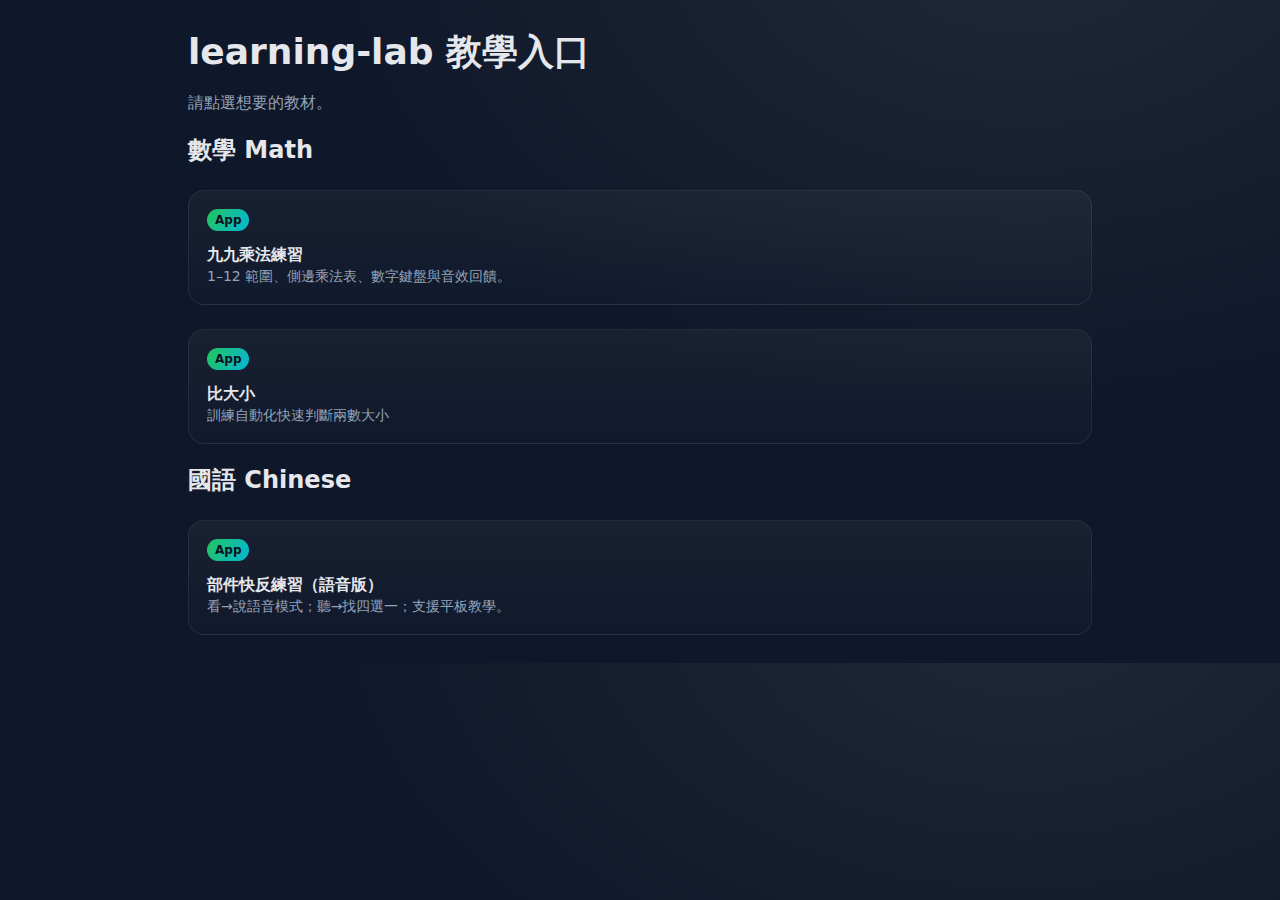
<file: index.html>
<!doctype html>
<html lang="zh-Hant">
<head>
  <meta charset="utf-8" />
  <meta name="viewport" content="width=device-width, initial-scale=1" />
  <title>learning-lab｜教學入口</title>
  <style>
    :root{--bg:#0f172a;--fg:#e5e7eb;--card:#111827;--muted:#94a3b8;--accent:#22c55e}
    *{box-sizing:border-box} body{margin:0;font-family:ui-sans-serif,system-ui,-apple-system,Segoe UI,Roboto,Noto Sans,PingFang TC,"Microsoft JhengHei",Arial;background:radial-gradient(1200px 800px at 80% -10%, #1f2937 0%, var(--bg) 60%);color:var(--fg)}
    .wrap{max-width:960px;margin:0 auto;padding:28px}
    h1{margin:0 0 8px;font-size:clamp(22px,3vw,36px)} p{color:var(--muted)}
    .grid{display:grid;grid-template-columns:repeat(auto-fit,minmax(240px,1fr));gap:16px;margin-top:24px}
    .card{background:linear-gradient(180deg,rgba(255,255,255,.04),rgba(255,255,255,.01));border:1px solid rgba(255,255,255,.08);border-radius:16px;padding:18px;text-decoration:none;color:inherit;display:block}
    .card:hover{outline:2px solid rgba(34,197,94,.45)}
    .tag{display:inline-block;font-size:12px;color:#0b1220;background:linear-gradient(120deg,#22c55e,#06b6d4);padding:4px 8px;border-radius:999px;font-weight:700;margin-bottom:8px}
    .title{font-weight:900;margin:6px 0 2px} .desc{color:var(--muted);font-size:14px}
  </style>
</head>
<body>
<div class="wrap">
  <h1>learning-lab 教學入口</h1>
  <p>請點選想要的教材。</p>

  <h2>數學 Math</h2>
  <div class="grid">
    <a class="card" href="./math/九九乘法練習/">
      <span class="tag">App</span>
      <div class="title">九九乘法練習</div>
      <div class="desc">1–12 範圍、側邊乘法表、數字鍵盤與音效回饋。</div>
    </a>
  </div>

    <div class="grid">
    <a class="card" href="./math/比大小/">
      <span class="tag">App</span>
      <div class="title">比大小</div>
      <div class="desc">訓練自動化快速判斷兩數大小</div>
    </a>
  </div>

  <!-- ✅ 國語區塊放在 wrap 裡 -->
  <h2>國語 Chinese</h2>
  <div class="grid">
    <a class="card" href="./word/">
      <span class="tag">App</span>
      <div class="title">部件快反練習（語音版）</div>
      <div class="desc">看→說語音模式；聽→找四選一；支援平板教學。</div>
    </a>
  </div>
</div>





    <!-- 未來可以繼續加其他科目區塊（english, science...） -->
  </div>
</body>
</html>
</file>
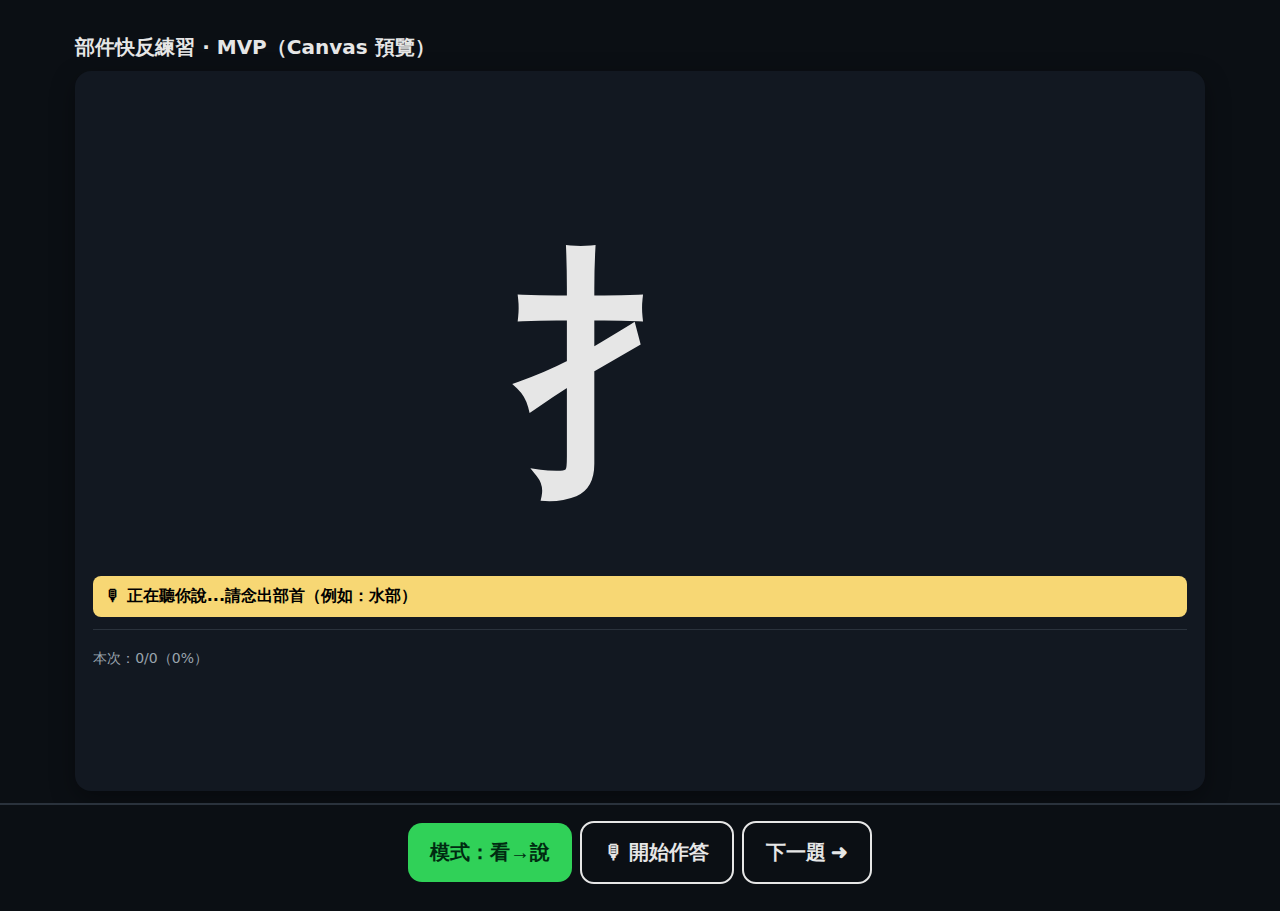
<file: word/index.html>
<!doctype html>
<html lang="zh-Hant">
<head>
<meta charset="utf-8">
<meta name="viewport" content="width=device-width,initial-scale=1">
<title>部件快反練習 · MVP</title>
<style>
:root{ --bg:#0b0f14; --fg:#e6e6e6; --muted:#9aa4ad; --panel:#121821; --accent:#30d158; --warn:#ff453a; }
*{box-sizing:border-box}
body{margin:0;background:var(--bg);color:var(--fg);font-family:system-ui,"Noto Sans TC",sans-serif}
.app{max-width:720px;margin:0 auto;padding:16px 16px 96px}
header{display:flex;justify-content:space-between;align-items:center;padding:10px 0}
.h1{font-weight:800;font-size:20px}
.toolbar{display:flex;gap:8px;align-items:center;justify-content:center}
.toolbar.bottom{position:fixed;bottom:0;left:0;width:100%;background:#0b0f14;padding:16px 12px;border-top:2px solid #2a323c;z-index:10}
.btn{background:var(--accent);color:#002b11;border:0;border-radius:14px;padding:12px 16px;font-weight:800;cursor:pointer}
.btn.ghost{background:transparent;border:2px solid var(--fg);color:var(--fg)}
#mic.on{border-color:var(--accent);color:var(--accent);animation:blink 1s infinite ease-in-out}
@keyframes blink{0%,100%{opacity:1}50%{opacity:0.45}}
.panel{background:var(--panel);border-radius:16px;padding:18px;box-shadow:0 8px 24px rgba(0,0,0,.35)}
#prompt{font-size:clamp(64px,16vw,120px);font-weight:900;text-align:center;letter-spacing:2px;margin:8px 0 12px}
.choices{display:grid;grid-template-columns:repeat(2,1fr);gap:12px}
.choice{background:#fff;color:#0b0f14;border:2px solid #3a424d;border-radius:14px;padding:20px;font-size:28px;cursor:pointer}
.choice.glyph{font-size:96px;font-weight:900}
.choice:focus{outline:3px solid var(--accent)}
.hint{margin-top:12px;background:#f7d774;color:#000;padding:10px 12px;border-radius:8px;font-weight:bold;display:block}
.mic-icon{display:inline-block;animation:pulse 1s infinite}
@keyframes pulse{0%,100%{transform:scale(1)}50%{transform:scale(1.25)} }
.stats{margin-top:8px;color:var(--muted);font-size:14px}
hr{border:none;border-top:1px solid #2a323c;margin:12px 0}
/* 大按鈕模式（預設啟用） */
body.big .btn{padding:16px 22px;font-size:20px}
body.big .choice{padding:24px;font-size:32px}
body.big .choice.glyph{font-size:110px}
.mode-see .app{max-width:min(1200px,92vw);padding:24px 24px 120px}
.mode-see #prompt{font-size:clamp(120px,22vw,260px)}
.mode-see .panel{min-height:80vh;display:flex;flex-direction:column;justify-content:center}

.mode-hear #prompt{font-size:clamp(36px,6vw,56px);margin-top:4vh;margin-bottom:2vh;text-align:center}
.mode-hear .choice{padding:18px;font-size:min(6vw,30px)}
.mode-hear .choice.glyph{font-size:clamp(64px,12vw,100px)}
body.big.mode-hear .btn{padding:16px 22px;font-size:20px}
.mode-hear .toolbar.bottom{padding:16px 12px}
.mode-hear #mic{display:none}
.mode-hear .app{max-width:min(1200px,92vw);padding:24px 24px 120px}
.mode-hear .panel{min-height:70vh;display:flex;flex-direction:column;justify-content:center}
/* A：一排四個（響應式仍保持單排） */
.mode-hear .choices{display:grid;grid-template-columns:repeat(4,minmax(0,1fr));gap:14px;align-items:stretch;justify-items:stretch}
/* B：字卡樣式 */
.mode-hear .choice{background:#ffffff;border:2px solid #e5e7eb;color:#0b0f14;border-radius:16px;box-shadow:0 6px 18px rgba(0,0,0,.25);padding:16px}
.mode-hear .choice.glyph{font-size:clamp(56px,10vw,96px);font-weight:900}
.mode-hear .choice:hover{outline:2px solid rgba(48,209,88,.5)}
/* D：整體按鍵略縮小（已覆寫） */
body.big.mode-hear .btn{padding:16px 22px;font-size:20px}
.toolbar.bottom .btn{padding:16px 22px;font-size:20px}
</style>
</head>
<body class="big">
<div class="app" role="application" aria-label="部件快反練習">
  <header>
    <div class="h1">部件快反練習 · MVP（Canvas 預覽）</div>
  </header>

  <section class="panel" aria-live="polite" aria-atomic="true">
    <div id="prompt">—</div>
    <div id="choices" class="choices"></div>
    <div id="hint" class="hint"></div>
    <hr>
    <div id="stats" class="stats"></div>
  </section>

  <div class="toolbar bottom">
    <button id="mode" class="btn">模式：看→說</button>
    <button id="replay" class="btn ghost" style="display:none">🔊 再唸一次</button>
    <button id="mic" class="btn ghost">🎙 語音作答</button>
    <button id="next" class="btn ghost">下一題 ➜</button>
  </div>
</div>

<script>
// ===== data.js =====
window.RADICALS = [
  { glyph: "氵", name: "水部",   group: "water" },
  { glyph: "扌", name: "手部",   group: "hand" },
  { glyph: "艹", name: "草部",   group: "grass" },
  { glyph: "亻", name: "人部",   group: "person" },
  { glyph: "口", name: "口部",   group: "mouth" },
  { glyph: "木", name: "木部",   group: "wood" },
  { glyph: "忄", name: "心部",   group: "heart" },
  { glyph: "辶", name: "走部",   group: "walk" },
  { glyph: "刂", name: "刀部",   group: "knife" },
  { glyph: "灬", name: "火部",   group: "fire" },
  { glyph: "糹", name: "糸部",   group: "silk" },
];
window.GROUPS = {
  water: ["忄","扌","氵","灬"],
  hand: ["扌","氵","刂","亻"],
  grass: ["艹","竹(⺮)","廾","卄"],
  person: ["亻","入","丿","人"],
  mouth: ["口","囗","日","田"],
  wood: ["木","本","未","十"],
  heart: ["忄","氵","小","丬"],
  walk: ["辶","廴","冖","⻌"],
  knife: ["刂","刀","丨","丿"],
  fire: ["灬","点","丶","小"],
  silk: ["糹","纟","幺","糸"],
};
</script>
<script>
// ===== app.js =====
const $ = (s) => document.querySelector(s);
const btnNext = $("#next");
const btnToggleMode = $("#mode");
const btnMic = $("#mic");
const btnReplay = $("#replay");
const areaPrompt = $("#prompt");
const areaChoices = $("#choices");
const areaHint = $("#hint");
const areaStats = $("#stats");

const MODE = { SEE_SAY: "see_say", HEAR_PICK: "hear_pick" };
let mode = MODE.SEE_SAY;
let weights = {};
let current = null;
let total = 0, correct = 0;
let SR = null; let rec = null; let voiceEnabled = false;

const BANK = window.RADICALS;
const GROUPS = window.GROUPS;

// 根據模式切換版面響應（看→說放大、聽→找縮小＆隱藏麥克風）
function syncModeUI(){
  const isSee = mode===MODE.SEE_SAY;
  document.body.classList.toggle('mode-see', isSee);
  document.body.classList.toggle('mode-hear', !isSee);
  // 題型：聽→找時顯示重播按鈕；看→說時隱藏
  btnReplay.style.display = isSee ? 'none' : '';
}

// ---- 小工具 ----
const rng = (n) => Math.floor(Math.random() * n);
const speak = (text) => { try { const u = new SpeechSynthesisUtterance(text); u.lang = "zh-TW"; speechSynthesis.cancel(); speechSynthesis.speak(u);} catch (_) {} };
// Web Audio SFX（零音檔）
let _actx; function _ensureCtx(){ try{ _actx=_actx||new (window.AudioContext||window.webkitAudioContext)(); }catch(_){ _actx=null; } return _actx; }
function beep(freq=880, dur=0.12, type='sine', gain=0.05){ const c=_ensureCtx(); if(!c) return; const o=c.createOscillator(), g=c.createGain(); o.type=type; o.frequency.value=freq; g.gain.value=gain; o.connect(g); g.connect(c.destination); o.start(); setTimeout(()=>o.stop(), dur*1000); }
function sfxCorrect(){ beep(880,0.1,'sine'); setTimeout(()=>beep(1320,0.1,'sine'), 120); }
function sfxWrong(){ const c=_ensureCtx(); if(!c) return; const o1=c.createOscillator(), o2=c.createOscillator(), g=c.createGain(); o1.type='square'; o2.type='square'; o1.frequency.value=220; o2.frequency.value=160; g.gain.value=0.03; o1.connect(g); o2.connect(g); g.connect(c.destination); o1.start(); o2.start(); setTimeout(()=>{ o1.stop(); o2.stop(); }, 160); }

// 記錄（本機）
function saveWeights(){ localStorage.setItem('weights', JSON.stringify(weights)); }
function loadWeights(){ try{ weights = JSON.parse(localStorage.getItem('weights')||'{}'); }catch{ weights = {}; } BANK.forEach(x=>{ if(!(x.glyph in weights)) weights[x.glyph]=1; }); }
loadWeights();

// 出題
function pickWeighted(){ const arr=BANK.map(x=>({item:x,w:Math.max(1,Number(weights[x.glyph]||1))})); const sum=arr.reduce((s,a)=>s+a.w,0); let t=Math.random()*sum; for(const a of arr){ if((t-=a.w)<=0) return a.item; } return arr[arr.length-1].item; }
function genChoices(answer){ const group=GROUPS[answer.group]||[]; const wrongs=[]; const pool=[...BANK.filter(x=>x.glyph!==answer.glyph && group.includes(x.glyph)).map(x=>x.glyph), ...BANK.filter(x=>x.glyph!==answer.glyph && !group.includes(x.glyph)).map(x=>x.glyph)]; while(wrongs.length<3 && pool.length){ const g=pool.splice(rng(pool.length),1)[0]; if(!wrongs.includes(g)) wrongs.push(g);} return [answer.glyph, ...wrongs].sort(()=>0.5-Math.random()); }

// 題型：看→說（顯示部件，答案選名稱）
function renderSeeSay(q){
  // 純語音作答：不顯示選項，需語音支援
  if(!SR){
    // 不支援語音時自動切到「聽→找」
    mode = MODE.HEAR_PICK;
    btnToggleMode.textContent = '模式：聽→找';
    return renderHearPick(q);
  }
  areaPrompt.textContent = q.glyph;
  areaChoices.innerHTML = '';
  areaHint.innerHTML = '<span class="mic-icon">🎙</span> 正在聽你說...請念出部首（例如：水部）';

  // 若語音啟用，開始辨識；否則提示開啟麥克風
  if(voiceEnabled){
    if(!rec){
      rec = new SR();
      rec.lang = 'zh-TW';
      rec.interimResults = false;
      rec.maxAlternatives = 1;
      rec.onend = ()=>{ if(voiceEnabled) { try{ rec.start(); }catch(_){} } };
    }
    rec.onresult = (e)=>{
      const said = (e.results[0][0].transcript||'').trim();
      const ok = said.includes(q.name);
      onAnswer(ok, q);
    };
    try{ rec.start(); }catch(_){ }
    btnMic.classList.add('on');
  } else {
    btnMic.classList.remove('on');
  }
}


// 題型：聽→找（先唸名稱，四選一找部件）
function renderHearPick(q){
  speak(q.name);
  // 聽找模式：不顯示文字題目，只播放語音。若需要可按「再唸一次」。
  areaPrompt.textContent = '';
  areaChoices.innerHTML = '';
  for(const g of genChoices(q)){
    const b=document.createElement('button'); b.className='choice glyph'; b.textContent=g; b.onclick=()=>onAnswer(g===q.glyph, q); areaChoices.appendChild(b);
  }
}

function nextQuestion(){
  current = pickWeighted();
  areaHint.textContent = '';
  if(mode===MODE.SEE_SAY) renderSeeSay(current); else renderHearPick(current);
}

function onAnswer(ok, q){
  total += 1; if(ok) correct += 1;
  weights[q.glyph] = Math.max(1, (weights[q.glyph]||1) + (ok?-1:+1));
  saveWeights();
  if(ok) sfxCorrect(); else sfxWrong();
  speak(q.name);
  areaHint.textContent = (ok?'✅ 正確！':'❌ 再試試') + '　' + q.name;
  updateStats();
}

function updateStats(){ const rate = total? Math.round(100*correct/total):0; areaStats.textContent = `本次：${correct}/${total}（${rate}%）`; }

// 事件綁定
btnNext.onclick = nextQuestion;
btnToggleMode.onclick = ()=>{
  mode = (mode===MODE.SEE_SAY)? MODE.HEAR_PICK : MODE.SEE_SAY;
  btnToggleMode.textContent = (mode===MODE.SEE_SAY? '模式：看→說' : '模式：聽→找');
  syncModeUI();
  nextQuestion();
};

// 重播題目按鈕（僅聽→找時顯示）
btnReplay.onclick = ()=>{ if(mode===MODE.HEAR_PICK && current){ speak(current.name); } };

// 單鍵語音控制（mic 按鈕：開始作答 ↔ 送出答案）
(function setupMic(){
  SR = window.SpeechRecognition || window.webkitSpeechRecognition || null;
  btnMic.textContent = '🎙 開始作答';
  if(!SR){ btnMic.title='此裝置不支援語音辨識'; btnMic.disabled=true; }
  btnMic.onclick = ()=>{
    voiceEnabled = !voiceEnabled;
    if(voiceEnabled && SR){
      rec = new SR(); rec.lang='zh-TW'; rec.interimResults=false; rec.maxAlternatives=1;
      rec.onresult = (e)=>{
        const said=(e.results[0][0].transcript||'').trim();
        const ok = said.includes(current.name);
        onAnswer(ok, current);
      };
      rec.onend = ()=>{ if(voiceEnabled) try{ rec.start(); }catch(_){ } };
      try{ rec.start(); }catch(_){}
      btnMic.classList.add('on');
      btnMic.textContent = '🎙 送出答案';
      areaHint.textContent = '🎙 請念出部首名稱，例如：水部';
    } else {
      try{ rec && rec.stop(); }catch(_){}
      btnMic.classList.remove('on');
      btnMic.textContent = '🎙 開始作答';
      areaHint.textContent = '';
    }
  };
})();

syncModeUI();
updateStats();
nextQuestion();
</script>
</body>
</html>
</file>
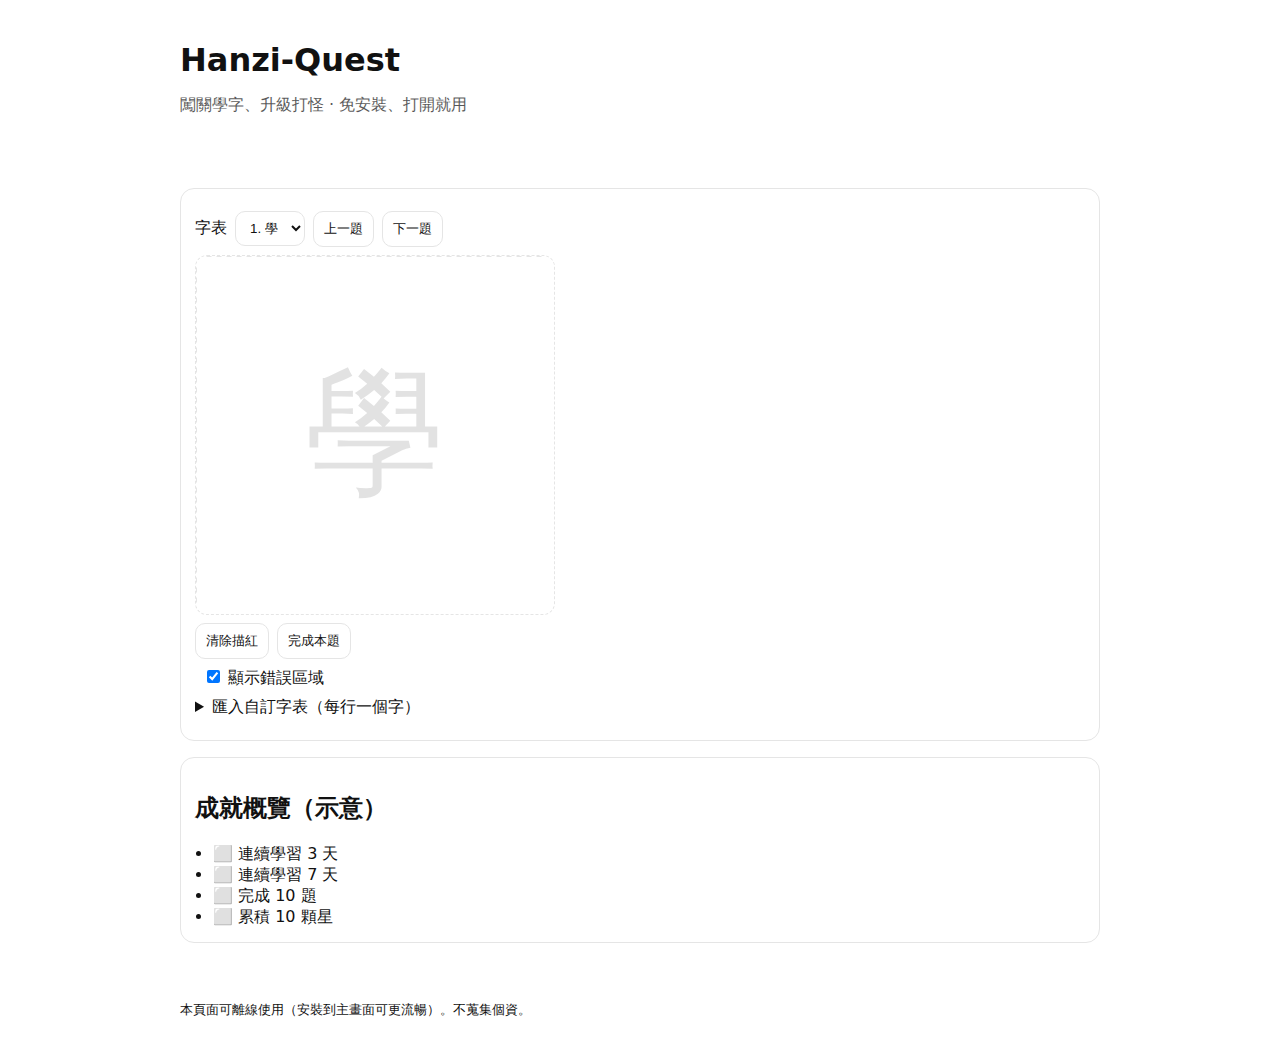
<file: Mandarin/Hanzi-Quest/index.html>
<!doctype html>
<html lang="zh-Hant">
<head>
  <meta charset="utf-8" />
  <meta name="viewport" content="width=device-width,initial-scale=1" />
  <title>Hanzi-Quest — 闖關學字、升級打怪</title>
  <link rel="manifest" href="manifest.webmanifest">
  <link rel="stylesheet" href="styles.css" />
  <meta name="theme-color" content="#ffffff" />
</head>
<body>
  <header class="container">
    <h1>Hanzi-Quest</h1>
    <p class="sub">闖關學字、升級打怪 · 免安裝、打開就用</p>
  </header>

  <main class="container">
    <section class="panel">
      <div class="row">
        <label for="charSelect">字表</label>
        <select id="charSelect"></select>
        <button id="prevBtn">上一題</button>
        <button id="nextBtn">下一題</button>
      </div>

      <div class="board">
        <canvas id="board" width="360" height="360"></canvas>
        <div class="target">
          <span id="targetChar">字</span>
        </div>
      </div>

      <div class="row">
        <button id="clearBtn">清除描紅</button>
        <button id="finishBtn">完成本題</button>
        <span id="result" aria-live="polite"></span>
      </div>

      <label style="margin-left:8px">
        <input type="checkbox" id="showFeedback" checked>
        顯示錯誤區域
        </label>


      <div class="row">
        <details>
          <summary>匯入自訂字表（每行一個字）</summary>
          <textarea id="customList" rows="4" placeholder="每行一個字，例如：&#10;學&#10;習&#10;快&#10;樂"></textarea>
          <button id="loadCustom">載入</button>
        </details>
      </div>
    </section>

    <section class="panel">
      <h2>成就概覽（示意）</h2>
      <ul id="achievements" class="list"></ul>
    </section>
  </main>

  <footer class="container foot">
    <small>本頁面可離線使用（安裝到主畫面可更流暢）。不蒐集個資。</small>
  </footer>

  <script src="app.js"></script>
  <script>
    // 註冊 Service Worker（可離線，用不到也沒差）
    if ('serviceWorker' in navigator) {
      navigator.serviceWorker.register('./sw.js').catch(()=>{})
    }
  </script>
</body>
</html>
</file>
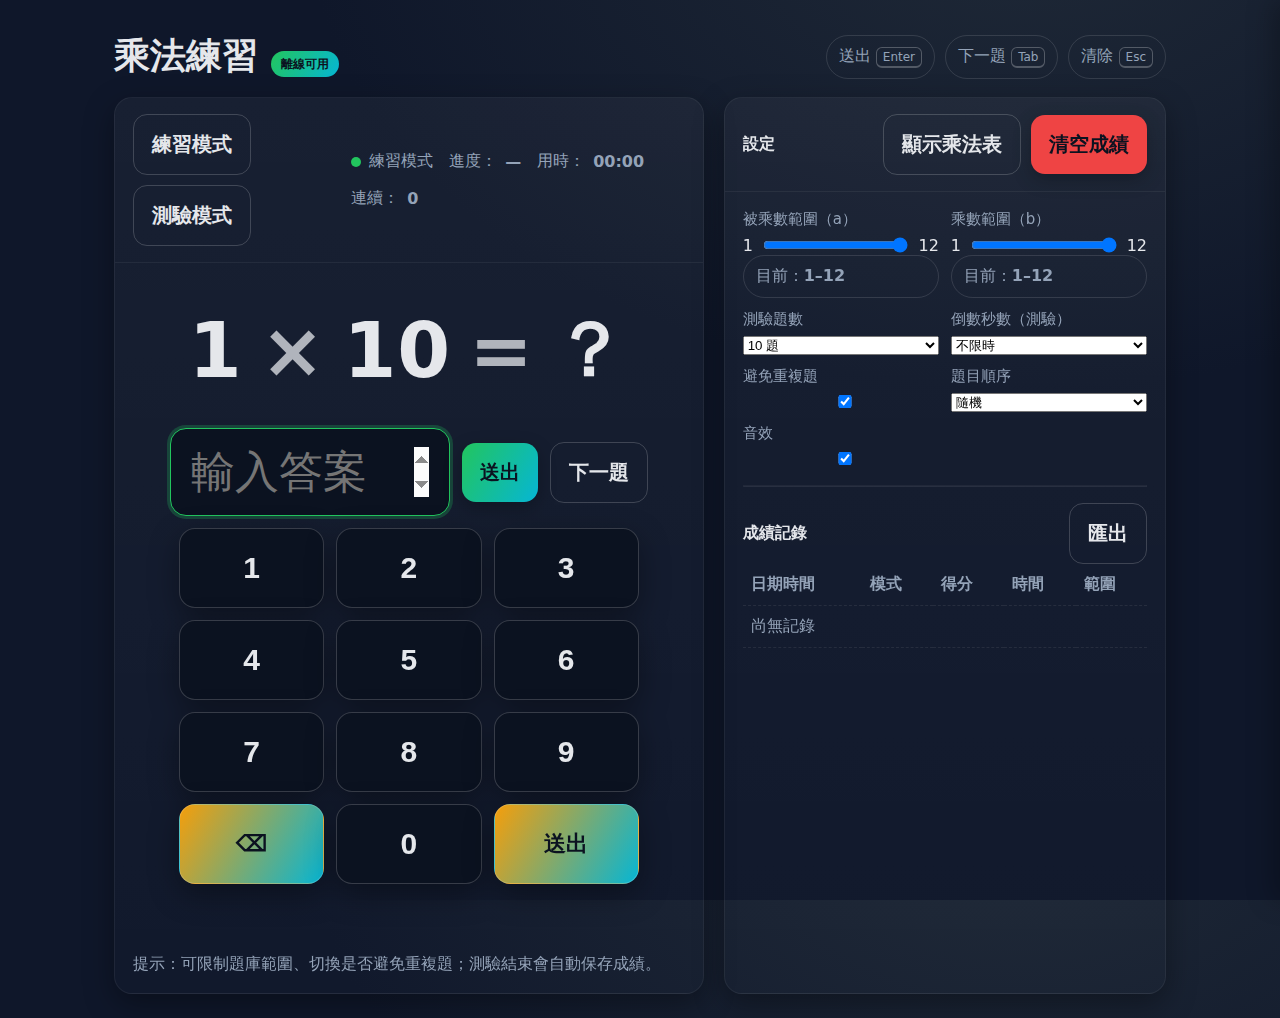
<file: math/九九乘法練習/index.html>
<!doctype html>
<html lang="zh-Hant">
<head>
  <meta charset="utf-8" />
  <meta name="viewport" content="width=device-width, initial-scale=1" />
  <title>乘法練習 12×12（觸控版）</title>
  <meta name="description" content="單檔離線乘法練習與測驗，觸控數字鍵盤、1–12 範圍、放大回饋與音效、右側白底 Sidebar 乘法表（可縮放/高亮/切換 9×9）。">
  <style>
    :root{
      --bg:#0f172a; --panel:#111827; --muted:#94a3b8; --text:#e5e7eb;
      --accent:#22c55e; --accent2:#06b6d4; --warn:#f59e0b; --danger:#ef4444;
      --shadow:0 10px 30px rgba(0,0,0,.35); --radius:18px;
      --sb-max:640px;          /* Sidebar 最大寬 */
      --sb-width:45vw;         /* Sidebar 預設寬度 */
      --cell-font:16px;        /* 乘法表字型大小（縮放用）*/
      --cell-pad:10px;         /* 乘法表內距（縮放用）*/
    }
    *{box-sizing:border-box}
    html,body{height:100%}
    body{margin:0; font-family: ui-sans-serif, system-ui, -apple-system, Segoe UI, Roboto, Noto Sans, PingFang TC, "Microsoft JhengHei", Helvetica, Arial; background: radial-gradient(1200px 800px at 80% -10%, #1f2937 0%, var(--bg) 60%); color:var(--text); transition: margin .3s ease}
    .container{max-width:1100px; margin:0 auto; padding:24px; transition: margin .3s ease}
    body.with-sidebar .container{ margin-right: min(var(--sb-width), var(--sb-max)); }

    header{display:flex; gap:16px; align-items:center; justify-content:space-between; margin:8px 0 16px}
    h1{font-size: clamp(22px, 3vw, 36px); margin:0}
    .badge{font-size:12px; color:#0b1220; background:linear-gradient(120deg, var(--accent), var(--accent2)); padding:6px 10px; border-radius:999px; font-weight:700}

    .grid{display:grid; grid-template-columns: 1.2fr .9fr; gap:20px}
    @media (max-width: 860px){ .grid{grid-template-columns:1fr} }

    .card{background: linear-gradient(180deg, rgba(255,255,255,.04), rgba(255,255,255,.01)); border:1px solid rgba(255,255,255,.06); border-radius:var(--radius); box-shadow:var(--shadow)}
    .card .head{display:flex; align-items:center; justify-content:space-between; padding:16px 18px; border-bottom:1px solid rgba(255,255,255,.06)}
    .card .body{padding:18px}

    .question{display:flex; align-items:center; justify-content:center; gap:18px; font-size: clamp(36px, 7vw, 76px); font-weight:800; letter-spacing:1px; padding:18px 8px}
    .x{opacity:.75}

    .input-wrap{display:flex; gap:12px; justify-content:center; align-items:center; margin-top:8px; flex-wrap:wrap}
    input[type=number]{width:280px; font-size:44px; padding:18px 20px; border-radius:16px; border:1px solid rgba(255,255,255,.15); background:#0b1220; color:var(--text); outline:none}
    input[type=number]:focus{border-color: var(--accent); box-shadow:0 0 0 3px rgba(34,197,94,.25)}
    button{cursor:pointer; border:0; border-radius:14px; padding:16px 18px; font-size:20px; font-weight:800; color:#0b1220; background:linear-gradient(120deg, var(--accent), var(--accent2)); box-shadow:0 6px 18px rgba(0,0,0,.25)}
    button.ghost{background:transparent; color:var(--text); border:1px solid rgba(255,255,255,.18); box-shadow:none}
    button.warn{background: linear-gradient(120deg, var(--warn), #ec4899)}
    button.danger{background: linear-gradient(120deg, var(--danger), #ef4444)}

    .row{display:flex; gap:10px; align-items:center; flex-wrap:wrap}
    .pill{font-size:16px; padding:10px 12px; border-radius:999px; border:1px solid rgba(255,255,255,.12); color:var(--muted)}

    .status{display:flex; gap:16px; flex-wrap:wrap; align-items:center}
    .status .item{display:flex; gap:8px; align-items:center; font-size:16px; color:var(--muted)}
    .dot{width:10px; height:10px; border-radius:999px; background:var(--accent)}

    .hint{margin-top:12px; font-size:16px; color:var(--muted)}

    /* BIG FEEDBACK */
    .feedback{min-height:44px; font-size:34px; font-weight:900; text-align:center; margin-top:14px}
    .ok{color:#34d399}
    .ng{color:#fb7185}
    .pop{animation: pop .55s ease}
    .shake{animation: shake .6s ease}
    @keyframes pop{ 0%{transform:scale(.7); opacity:.4} 60%{transform:scale(1.2); opacity:1} 100%{transform:scale(1)} }
    @keyframes shake{ 0%,100%{transform:translateX(0)} 20%{transform:translateX(-6px)} 40%{transform:translateX(6px)} 60%{transform:translateX(-4px)} 80%{transform:translateX(4px)} }

    /* celebration overlay */
    .overlay{position:fixed; inset:0; display:none; align-items:center; justify-content:center; pointer-events:none}
    .overlay.show{display:flex}
    .overlay .msg{font-size: clamp(48px, 10vw, 100px); font-weight:900; padding:18px 26px; border-radius:20px; background:rgba(15,23,42,.65); backdrop-filter: blur(4px)}
    .overlay.ok .msg{color:#86efac; border:2px solid rgba(134,239,172,.6)}
    .overlay.ng .msg{color:#fecaca; border:2px solid rgba(254,202,202,.6)}

    .settings{display:grid; grid-template-columns: repeat(2, 1fr); gap:12px}
    @media (max-width:640px){.settings{grid-template-columns:1fr}}
    label{font-size:15px; color:var(--muted); display:block; margin-bottom:6px}
    select, input[type=range], input[type=checkbox]{width:100%}
    .range{display:flex; gap:8px; align-items:center}

    .table{width:100%; border-collapse:collapse; font-size:16px}
    .table th,.table td{padding:10px 8px; border-bottom:1px dashed rgba(255,255,255,.08); text-align:left}
    .table th{color:var(--muted); font-weight:600}
    .empty{color:var(--muted); text-align:center; padding:10px 0}

    .kbd{display:inline-block; padding:2px 6px; border:1px solid rgba(255,255,255,.25); border-bottom-width:2px; border-radius:6px; font-size:12px; color:var(--muted)}

    /* 觸控數字鍵盤 */
    .numpad{display:grid; grid-template-columns: repeat(3, minmax(92px,1fr)); gap:12px; max-width: 460px; margin:12px auto 0}
    .numpad button{min-height:80px; font-size:30px; padding:18px 0; border-radius:16px; border:1px solid rgba(255,255,255,.18); background:#0b1220; color:var(--text); box-shadow: var(--shadow)}
    .numpad button:active{transform: translateY(1px)}
    .numpad button.action{font-size:22px; background:linear-gradient(120deg, var(--warn), var(--accent2)); color:#0b1220}

    /* === Sidebar 乘法表（白底亮色，可縮放/高亮） === */
    #sidebar{position:fixed; top:0; right:0; height:100vh; width:min(var(--sb-width), var(--sb-max)); background:#ffffff; color:#111827; box-shadow: -8px 0 24px rgba(0,0,0,.25); transform: translateX(100%); transition: transform .3s ease; display:flex; flex-direction:column; z-index:50}
    #sidebar.show{transform: translateX(0)}
    #sidebar header{padding:12px 14px; border-bottom:1px solid #e5e7eb; background:#f8fafc; color:#111827; margin:0}
    #sidebar .title{font-size:18px; font-weight:900}
    #sidebar .toolbar{display:flex; gap:8px; align-items:center; flex-wrap:wrap}
    #sidebar .tbtn{background:#111827; color:#fff; border-radius:10px; padding:8px 10px; font-weight:800}
    #sidebar .tbtn.ghost{background:#e5e7eb; color:#111827}
    #sidebar .body{padding:12px; overflow:auto}
    #sidebar .grid{display:grid; grid-template-columns: repeat(12, minmax(52px,1fr)); gap:6px}
    #sidebar .cell{padding:var(--cell-pad); border:1px solid #e5e7eb; border-radius:10px; text-align:center; background:#ffffff; font-weight:800; font-size:var(--cell-font)}
    #sidebar .muted{color:#64748b}
    /* 高亮樣式 */
    #sidebar .cell.hl-strong{background:#fef3c7; border-color:#f59e0b}
    #sidebar .cell.hl-soft{background:#e0f2fe; border-color:#38bdf8}

    @media (max-width: 860px){ :root{ --sb-width: 80vw } #sidebar .grid{grid-template-columns: repeat(6, 1fr)} }
  </style>
</head>
<body>
  <div class="container">
    <header>
      <div class="row">
        <h1>乘法練習 <span class="badge">離線可用</span></h1>
      </div>
      <div class="row" aria-label="keyboard-hints">
        <span class="pill">送出 <span class="kbd">Enter</span></span>
        <span class="pill">下一題 <span class="kbd">Tab</span></span>
        <span class="pill">清除 <span class="kbd">Esc</span></span>
      </div>
    </header>

    <div class="grid">
      <!-- Left: Practice / Quiz Panel -->
      <section class="card" aria-label="quiz-panel">
        <div class="head">
          <div class="row">
            <button id="modePractice" class="ghost" title="練習模式：答對立即換題">練習模式</button>
            <button id="modeQuiz" class="ghost" title="測驗模式：固定題數與倒計時">測驗模式</button>
          </div>
          <div class="status">
            <div class="item"><span class="dot" id="dotMode"></span><span id="modeText">練習模式</span></div>
            <div class="item">進度：<strong id="progress">—</strong></div>
            <div class="item">用時：<strong id="timer">00:00</strong></div>
            <div class="item">連續：<strong id="streak">0</strong></div>
          </div>
        </div>
        <div class="body">
          <div class="question" aria-live="polite">
            <span id="qA">—</span>
            <span class="x">×</span>
            <span id="qB">—</span>
            <span class="x">=</span>
            <span>？</span>
          </div>
          <div class="input-wrap">
            <input id="answer" type="number" inputmode="numeric" placeholder="輸入答案" aria-label="答案" />
            <button id="btnSubmit">送出</button>
            <button id="btnNext" class="ghost" title="跳過或下一題 (Tab)">下一題</button>
          </div>
          <div class="numpad" aria-label="觸控數字鍵盤">
            <button data-key="1">1</button>
            <button data-key="2">2</button>
            <button data-key="3">3</button>
            <button data-key="4">4</button>
            <button data-key="5">5</button>
            <button data-key="6">6</button>
            <button data-key="7">7</button>
            <button data-key="8">8</button>
            <button data-key="9">9</button>
            <button class="action" data-key="back">⌫</button>
            <button data-key="0">0</button>
            <button class="action" data-key="enter">送出</button>
          </div>
          <div id="feedback" class="feedback" aria-live="polite"></div>
          <div class="hint">提示：可限制題庫範圍、切換是否避免重複題；測驗結束會自動保存成績。</div>
        </div>
      </section>

      <!-- Right: Settings & Records -->
      <aside class="card">
        <div class="head">
          <div class="row"><strong>設定</strong></div>
          <div class="row">
            <button id="btnTable" class="ghost" title="在右側顯示乘法表">顯示乘法表</button>
            <button id="btnReset" class="danger" title="清空成績紀錄">清空成績</button>
          </div>
        </div>
        <div class="body">
          <div class="settings">
            <div>
              <label for="rangeA">被乘數範圍（a）</label>
              <div class="range"><span>1</span><input id="rangeA" type="range" min="1" max="12" value="12" /><span>12</span></div>
              <div class="pill">目前：<strong id="showA">1–12</strong></div>
            </div>
            <div>
              <label for="rangeB">乘數範圍（b）</label>
              <div class="range"><span>1</span><input id="rangeB" type="range" min="1" max="12" value="12" /><span>12</span></div>
              <div class="pill">目前：<strong id="showB">1–12</strong></div>
            </div>
            <div>
              <label for="count">測驗題數</label>
              <select id="count">
                <option value="10">10 題</option>
                <option value="20">20 題</option>
                <option value="30">30 題</option>
              </select>
            </div>
            <div>
              <label for="limitTime">倒數秒數（測驗）</label>
              <select id="limitTime">
                <option value="0">不限時</option>
                <option value="60">60 秒</option>
                <option value="120">120 秒</option>
                <option value="180">180 秒</option>
              </select>
            </div>
            <div>
              <label for="avoidDup">避免重複題</label>
              <input id="avoidDup" type="checkbox" checked />
            </div>
            <div>
              <label for="order">題目順序</label>
              <select id="order">
                <option value="random">隨機</option>
                <option value="ascending">小到大</option>
                <option value="descending">大到小</option>
              </select>
            </div>
            <div>
              <label for="sound">音效</label>
              <input id="sound" type="checkbox" checked />
            </div>
          </div>

          <hr style="border-color: rgba(255,255,255,.08); margin:16px 0" />

          <div>
            <div class="row" style="justify-content:space-between; align-items:center">
              <strong>成績記錄</strong>
              <button id="exportBtn" class="ghost" title="匯出 JSON">匯出</button>
            </div>
            <table class="table" aria-label="records">
              <thead>
                <tr><th>日期時間</th><th>模式</th><th>得分</th><th>時間</th><th>範圍</th></tr>
              </thead>
              <tbody id="recordsBody">
                <tr><td class="empty" colspan="5">尚無記錄</td></tr>
              </tbody>
            </table>
          </div>
        </div>
      </aside>
    </div>
  </div>

  <!-- BIG OVERLAY -->
  <div id="overlay" class="overlay"><div class="msg">✔ 答對！</div></div>

  <!-- Sidebar（右側白底乘法表） -->
  <aside id="sidebar" aria-label="乘法表側邊欄">
    <header>
      <div class="row" style="justify-content:space-between; width:100%">
        <div class="title">乘法表 <span class="muted" id="tableTitle">（1–12）可捲動</span></div>
        <div class="toolbar">
          <button id="zoomOut" class="tbtn ghost" title="縮小">–</button>
          <button id="zoomIn" class="tbtn" title="放大">＋</button>
          <button id="fitBtn" class="tbtn ghost" title="適合寬度">適合</button>
          <button id="wideBtn" class="tbtn" title="暫時加寬/還原側欄">加寬</button>
          <button id="toggleSize" class="tbtn ghost" title="在 12×12 與 9×9 之間切換">12×12</button>
          <label class="muted" for="highlightSelect">高亮倍數</label>
          <select id="highlightSelect" class="tbtn ghost" style="color:#111827">
            <option value="0">—</option>
            <option value="1">1</option><option value="2">2</option><option value="3">3</option><option value="4">4</option>
            <option value="5">5</option><option value="6">6</option><option value="7">7</option><option value="8">8</option>
            <option value="9">9</option><option value="10">10</option><option value="11">11</option><option value="12">12</option>
          </select>
          <button id="clearHL" class="tbtn ghost" title="清除高亮">清除</button>
          <button id="closeSidebar" class="tbtn" title="關閉乘法表">關閉</button>
        </div>
      </div>
    </header>
    <div class="body">
      <div id="tableWrap" class="grid"></div>
    </div>
  </aside>

  <script>
  ;(() => {
    const $ = (s) => document.querySelector(s)
    const $$ = (s) => Array.from(document.querySelectorAll(s))

    const els = {
      qA: $('#qA'), qB: $('#qB'), ans: $('#answer'), submit: $('#btnSubmit'), next: $('#btnNext'),
      modePractice: $('#modePractice'), modeQuiz: $('#modeQuiz'), modeText: $('#modeText'), dotMode: $('#dotMode'),
      progress: $('#progress'), timer: $('#timer'), streak: $('#streak'),
      feedback: $('#feedback'), overlay: $('#overlay'),
      rangeA: $('#rangeA'), rangeB: $('#rangeB'), showA: $('#showA'), showB: $('#showB'),
      count: $('#count'), limitTime: $('#limitTime'), avoidDup: $('#avoidDup'), order: $('#order'), sound: $('#sound'),
      tableBtn: $('#btnTable'),
      reset: $('#btnReset'), exportBtn: $('#exportBtn'), recordsBody: $('#recordsBody'),
      sidebar: $('#sidebar'), tableWrap: $('#tableWrap'), closeSidebar: $('#closeSidebar'),
      zoomIn: $('#zoomIn'), zoomOut: $('#zoomOut'), fitBtn: $('#fitBtn'), wideBtn: $('#wideBtn'), toggleSize: $('#toggleSize'),
      tableTitle: $('#tableTitle'), highlightSelect: $('#highlightSelect'), clearHL: $('#clearHL')
    }

    const pad = (n) => String(n).padStart(2, '0')
    const nowStr = () => new Date().toLocaleString()

    const state = {
      mode: 'practice', aMax: 12, bMax: 12, aMin: 1, bMin: 1,
      count: 10, limit: 0, avoidDup: true, order: 'random', sound: true,
      quiz: { total: 0, done: 0, correct: 0, startAt: 0, timeUsed: 0, timer: null },
      pool: [], used: new Set(), cur: {a: 0, b: 0}, streak: 0,
      tableSize: 12, zoom: 1, highlightN: 0,
      audioCtx: null
    }

    /* ===== 乘法表 ===== */
    function renderTable(){
      els.tableWrap.innerHTML = ''
      const n = state.tableSize
      els.tableWrap.style.gridTemplateColumns = `repeat(${n}, minmax(52px,1fr))`
      for(let i = 1; i <= n; i++){
        for(let j = 1; j <= n; j++){
          const cell = document.createElement('div')
          cell.className='cell'
          cell.dataset.i = i; cell.dataset.j = j; cell.dataset.val = (i*j)
          cell.textContent = `${i}×${j}=${i*j}`
          els.tableWrap.appendChild(cell)
        }
      }
      els.toggleSize.textContent = n===12 ? '12×12' : '9×9'
      els.tableTitle.textContent = `（1–${n}）可捲動`
      applyZoom(); applyHighlight(state.highlightN)
    }
    function applyZoom(){
      document.documentElement.style.setProperty('--cell-font', `${16*state.zoom}px`)
      document.documentElement.style.setProperty('--cell-pad', `${10*state.zoom}px`)
    }
    function fitToWidth(){
      const sidebar = els.sidebar.getBoundingClientRect()
      const n = state.tableSize
      const gap = 6 * (n-1)
      const targetCell = Math.max(44, Math.floor((sidebar.width - 24 - gap) / n))
      const newZoom = Math.max(0.6, Math.min(2.2, targetCell / 56))
      state.zoom = newZoom; applyZoom()
    }
    function applyHighlight(n){
      $$('#tableWrap .cell').forEach(cell=> cell.classList.remove('hl-strong','hl-soft'))
      if(!n || n<=0) return
      $$('#tableWrap .cell').forEach(cell=>{
        const i = Number(cell.dataset.i), j = Number(cell.dataset.j), v = Number(cell.dataset.val)
        if(i===n || j===n) cell.classList.add('hl-strong')
        else if(v % n === 0) cell.classList.add('hl-soft')
      })
    }

    /* ===== 題庫與出題 ===== */
    function buildPool(){
      const arr = []
      for(let a = state.aMin; a <= state.aMax; a++){
        for(let b = state.bMin; b <= state.bMax; b++) arr.push([a,b])
      }
      if(state.order === 'ascending') arr.sort((x,y)=> (x[0]*x[1]) - (y[0]*y[1]))
      else if(state.order === 'descending') arr.sort((x,y)=> (y[0]*y[1]) - (x[0]*x[1]))
      else shuffle(arr)
      state.pool = arr; state.used.clear()
    }
    function shuffle(a){ for(let i=a.length-1;i>0;i--){ const j=Math.floor(Math.random()*(i+1)); [a[i],a[j]]=[a[j],a[i]] } return a }

    function pick(){
      if(state.avoidDup && state.used.size >= state.pool.length) state.used.clear()
      let pair
      if(state.order === 'random'){
        let tries = 0
        do{ pair = state.pool[Math.floor(Math.random()*state.pool.length)]; tries++ }while(state.avoidDup && state.used.has(pair.toString()) && tries < 200)
      }else{ const idx = state.used.size % state.pool.length; pair = state.pool[idx] }
      state.used.add(pair.toString()); return pair
    }

    function renderQuestion(){
      const [a,b] = pick(); state.cur={a,b}
      els.qA.textContent = a; els.qB.textContent = b
      els.ans.value=''; els.ans.focus(); els.feedback.textContent=''; els.feedback.className='feedback'
    }

    function startPractice(){ state.mode='practice'; els.modeText.textContent='練習模式'; els.dotMode.style.background = 'var(--accent)'; els.progress.textContent='—'; els.timer.textContent='00:00'; state.streak = 0; els.streak.textContent='0'; renderQuestion() }
    function startQuiz(){ state.mode='quiz'; els.modeText.textContent='測驗模式'; els.dotMode.style.background = 'var(--warn)'; state.quiz = { total: state.count, done: 0, correct: 0, startAt: Date.now(), timeUsed: 0, timer: null }; els.progress.textContent=`0 / ${state.count}`; tickTimer(true); renderQuestion() }

    function tickTimer(start=false){ if(start && state.quiz.timer) clearInterval(state.quiz.timer); if(state.mode!=='quiz') return; const update=()=>{ const t=Math.floor((Date.now()-state.quiz.startAt)/1000); state.quiz.timeUsed=t; const mm=pad(Math.floor(t/60)), ss=pad(t%60); els.timer.textContent=`${mm}:${ss}`; if(state.limit>0 && t>=state.limit){ finishQuiz('時間到！') } }; update(); state.quiz.timer=setInterval(update,500) }

    function splash(ok){ const ov = els.overlay; ov.className = `overlay ${ok?'ok':'ng'} show`; ov.querySelector('.msg').textContent = ok ? '✔ 答對！' : '✘ 再試試！'; setTimeout(()=> ov.classList.remove('show'), 650) }

    // 音效
    function ensureAudio(){ if(!state.audioCtx) state.audioCtx = new (window.AudioContext||window.webkitAudioContext)() }
    function beep(freq, dur, type='sine', gain=0.08, when=0){ const ctx=state.audioCtx; const o=ctx.createOscillator(); const g=ctx.createGain(); o.type=type; o.frequency.value=freq; o.connect(g); g.connect(ctx.destination); const t = ctx.currentTime + when; g.gain.setValueAtTime(0, t); g.gain.linearRampToValueAtTime(gain, t+0.01); g.gain.exponentialRampToValueAtTime(0.0001, t+dur); o.start(t); o.stop(t+dur) }
    function playSound(kind){ if(!state.sound) return; ensureAudio(); if(kind==='ok'){ beep(660,0.12,'sine',0.08,0); beep(880,0.12,'sine',0.08,0.12); beep(1320,0.18,'triangle',0.09,0.24) } else { beep(180,0.3,'sawtooth',0.08,0); beep(140,0.25,'sawtooth',0.06,0.1) } }

    function submit(){ const val = Number(els.ans.value); const {a,b} = state.cur; const ok = (val === a*b); if(ok){ state.streak++; els.streak.textContent = String(state.streak); els.feedback.textContent = '✔ 答對！'; els.feedback.className='feedback ok pop'; splash(true); playSound('ok') } else { state.streak = 0; els.streak.textContent = '0'; els.feedback.textContent = `✘ 正確是 ${a*b}`; els.feedback.className='feedback ng shake'; splash(false); playSound('ng') } if(state.mode==='practice'){ setTimeout(renderQuestion, ok? 500 : 800) } else { state.quiz.done++; if(ok) state.quiz.correct++; els.progress.textContent = `${state.quiz.done} / ${state.quiz.total}`; if(state.quiz.done >= state.quiz.total){ finishQuiz('測驗完成！') } else setTimeout(renderQuestion, ok? 450 : 800) } }

    function finishQuiz(msg){ if(state.quiz.timer) clearInterval(state.quiz.timer); const score = Math.round(100 * state.quiz.correct / Math.max(1,state.quiz.total)); els.feedback.textContent = `${msg} 得分 ${score}（${state.quiz.correct}/${state.quiz.total}）`; els.feedback.className = 'feedback ok'; saveRecord({ time: nowStr(), mode: '測驗', score, used: state.quiz.timeUsed, range: `${state.aMin}-${state.aMax}×${state.bMin}-${state.bMax}` }); renderRecords() }

    /* ===== 成績 ===== */
    const LS_KEY = '乘法成績'
    function readRecords(){ try{ return JSON.parse(localStorage.getItem(LS_KEY) || '[]') }catch(e){ return [] } }
    function saveRecord(rec){ const list = readRecords(); list.unshift(rec); localStorage.setItem(LS_KEY, JSON.stringify(list)) }
    function renderRecords(){ const list = readRecords(); els.recordsBody.innerHTML = ''; if(list.length===0){ const tr=document.createElement('tr'); tr.innerHTML = `<td class="empty" colspan="5">尚無記錄</td>`; els.recordsBody.appendChild(tr); return } for(const r of list.slice(0,50)){ const tr=document.createElement('tr'); const mm=pad(Math.floor(r.used/60)), ss=pad(r.used%60); tr.innerHTML = `<td>${r.time}</td><td>${r.mode}</td><td>${r.score}</td><td>${mm}:${ss}</td><td>${r.range}</td>`; els.recordsBody.appendChild(tr) } }

    function exportJSON(){ const blob=new Blob([localStorage.getItem(LS_KEY)||'[]'],{type:'application/json'}); const url=URL.createObjectURL(blob); const a=document.createElement('a'); a.href=url; a.download=`乘法成績-${Date.now()}.json`; a.click(); URL.revokeObjectURL(url) }

    /* ===== Sidebar ===== */
    function openSidebar(){ document.body.classList.add('with-sidebar'); els.sidebar.classList.add('show'); renderTable(); els.tableBtn.textContent='隱藏乘法表' }
    function closeSidebar(){ document.body.classList.remove('with-sidebar'); els.sidebar.classList.remove('show'); els.tableBtn.textContent='顯示乘法表' }

    /* ===== 事件綁定 ===== */
    els.modePractice.addEventListener('click', startPractice)
    els.modeQuiz.addEventListener('click', startQuiz)
    els.submit.addEventListener('click', submit)
    els.next.addEventListener('click', renderQuestion)
    els.ans.addEventListener('keydown', (e)=>{ if(e.key==='Enter') submit(); else if(e.key==='Escape'){ els.ans.value=''; els.ans.focus() } else if(e.key==='Tab'){ e.preventDefault(); renderQuestion() } })

    // numpad
    $$('.numpad button').forEach(btn=>{ const key = btn.dataset.key; btn.addEventListener('click', ()=>{ if(key==='back'){ els.ans.value = String(els.ans.value).slice(0,-1) } else if(key==='enter'){ submit() } else { els.ans.value = String(els.ans.value || '') + key } els.ans.focus({preventScroll:true}) }) })

    // 設定同步
    function syncRanges(){ state.aMax = Number(els.rangeA.value); state.bMax = Number(els.rangeB.value); state.aMin = 1; state.bMin = 1; els.showA.textContent = `1–${state.aMax}`; els.showB.textContent = `1–${state.bMax}`; buildPool() }
    els.rangeA.addEventListener('input', syncRanges)
    els.rangeB.addEventListener('input', syncRanges)
    els.count.addEventListener('change', ()=> state.count = Number(els.count.value))
    els.limitTime.addEventListener('change', ()=> state.limit = Number(els.limitTime.value))
    els.avoidDup.addEventListener('change', ()=> state.avoidDup = els.avoidDup.checked)
    els.order.addEventListener('change', ()=> { state.order = els.order.value; buildPool() })
    els.sound.addEventListener('change', ()=> state.sound = els.sound.checked)

    // Sidebar 按鈕
    els.tableBtn.addEventListener('click', ()=> els.sidebar.classList.contains('show') ? closeSidebar() : openSidebar())
    els.closeSidebar.addEventListener('click', closeSidebar)
    window.addEventListener('keydown', (e)=>{ if(e.key==='Escape' && els.sidebar.classList.contains('show')) closeSidebar() })
    els.zoomIn.addEventListener('click', ()=>{ state.zoom=Math.min(2.4, state.zoom+0.1); applyZoom() })
    els.zoomOut.addEventListener('click', ()=>{ state.zoom=Math.max(0.6, state.zoom-0.1); applyZoom() })
    els.fitBtn.addEventListener('click', fitToWidth)
    els.wideBtn.addEventListener('click', ()=>{
      const isWide = getComputedStyle(document.documentElement).getPropertyValue('--sb-width').trim()==='50vw'
      document.documentElement.style.setProperty('--sb-width', isWide? '45vw':'50vw')
      els.wideBtn.textContent = isWide? '加寬':'還原'
      fitToWidth()
    })
    els.toggleSize.addEventListener('click', ()=>{ state.tableSize = (state.tableSize===12? 9:12); renderTable(); fitToWidth() })
    els.highlightSelect.addEventListener('change', ()=>{ state.highlightN = Number(els.highlightSelect.value)||0; applyHighlight(state.highlightN) })
    els.clearHL.addEventListener('click', ()=>{ els.highlightSelect.value='0'; state.highlightN=0; applyHighlight(0) })

    // 成績控制
    els.reset.addEventListener('click', ()=>{ if(confirm('確定要清空所有成績記錄？')){ localStorage.removeItem(LS_KEY); renderRecords() } })
    els.exportBtn.addEventListener('click', exportJSON)

    // 初始化（順序很重要）
    buildPool(); renderRecords(); startPractice(); syncRanges()
  })()
  </script>
</body>
</html>
</file>
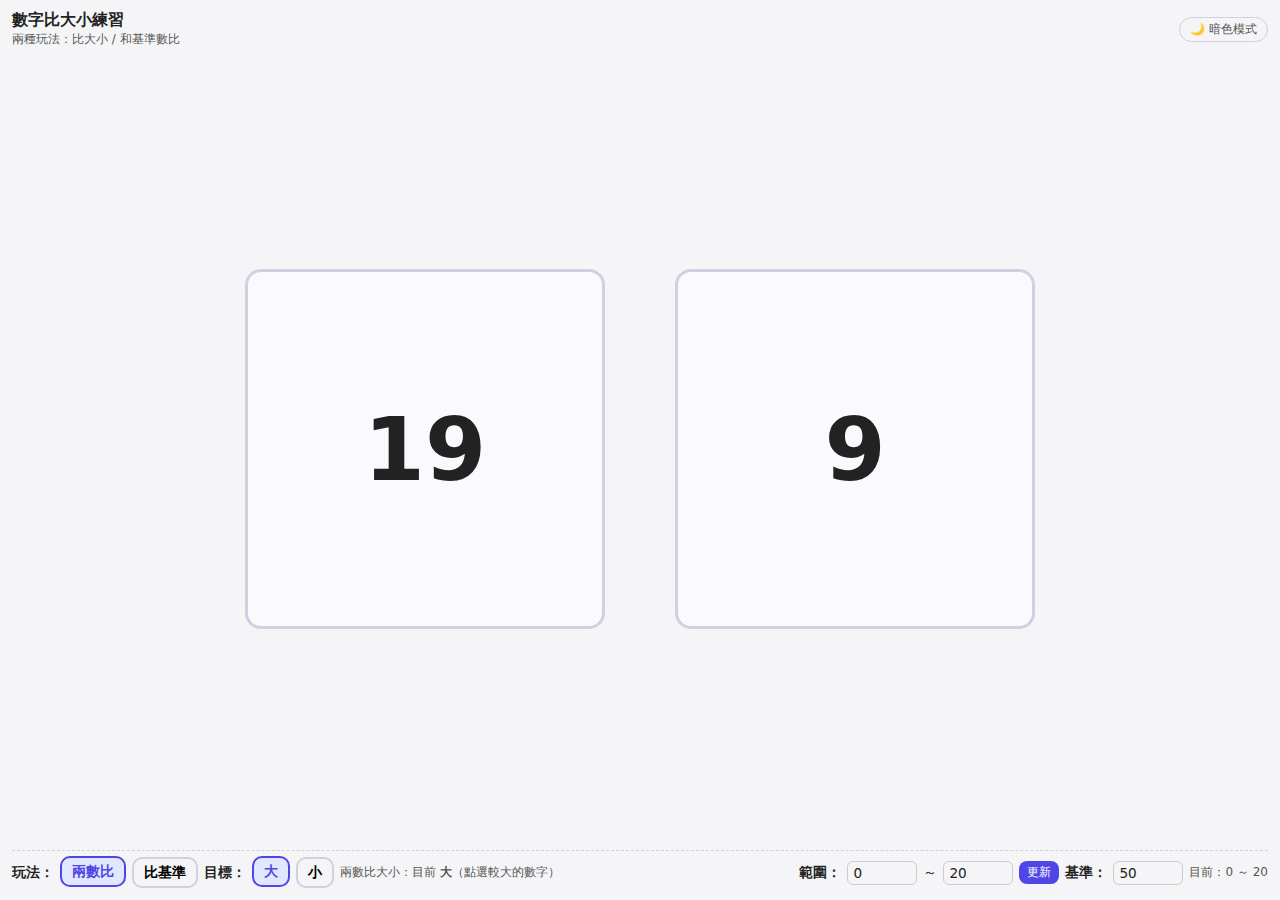
<file: math/比大小/index.html>
<!DOCTYPE html>
<html lang="zh-Hant">
<head>
  <meta charset="UTF-8" />
  <title>數字比大小練習</title>
  <meta name="viewport" content="width=device-width, initial-scale=1" />

  <style>
    :root {
      --bg: #f5f5f7;
      --card-bg: #fafafe;
      --border: #d0d0e0;
      --text: #222;
      --subtext: #555;
      --accent: #4f46e5;
      --accent-soft: #e0e7ff;
      --range-border: #ccc;
    }

    body.dark {
      --bg: #121212;
      --card-bg: #1f1f26;
      --border: #3a3a4a;
      --text: #f7f7ff;
      --subtext: #b0b0c0;
      --accent: #a5b4fc;
      --accent-soft: #312e81;
      --range-border: #555;
    }

    * {
      box-sizing: border-box;
      font-family: system-ui, -apple-system, BlinkMacSystemFont, "Segoe UI",
        sans-serif;
    }

    body {
      margin: 0;
      background: var(--bg);
      color: var(--text);
    }

    .app {
      min-height: 100vh;
      display: flex;
      flex-direction: column;
      padding: 10px 12px 12px;
    }

    .app-header {
      display: flex;
      justify-content: space-between;
      align-items: center;
      padding-bottom: 4px;
    }

    .title {
      font-size: 1rem;
      font-weight: 700;
    }

    .subtitle {
      font-size: 0.75rem;
      color: var(--subtext);
    }

    .dark-toggle {
      padding: 3px 10px;
      border-radius: 999px;
      border: 1px solid var(--border);
      background: transparent;
      color: var(--subtext);
      font-size: 0.75rem;
      cursor: pointer;
      white-space: nowrap;
    }

    /* 中間大數字正方形格子區 */
    .numbers-row {
      flex: 1;
      display: flex;
      justify-content: center;
      align-items: center;
      gap: clamp(20px, 6vw, 70px); /* 中間距離加大，避免誤觸 */
      margin: 4px 0 8px;
    }

    .number-card {
      flex: 0 0 auto;
      width: min(40vmin, 42vw); /* 依螢幕自動縮放 */
      aspect-ratio: 1 / 1;      /* 正方形 */
      border-radius: 16px;
      border: 3px solid var(--border);
      background: var(--card-bg);
      display: flex;
      align-items: center;
      justify-content: center;
      cursor: pointer;
      transition: transform 0.08s ease, box-shadow 0.08s ease,
        border-color 0.08s ease, background 0.1s;
    }

    .number-card:hover {
      transform: translateY(-2px);
      box-shadow: 0 4px 12px rgba(0, 0, 0, 0.18);
      border-color: var(--accent);
      background: var(--accent-soft);
    }

    .number-value {
      font-size: clamp(3rem, 10vw, 5.5rem);
      font-weight: 700;
    }

    /* 下方控制列 */
    .controls-row {
      border-top: 1px dashed var(--border);
      padding-top: 6px;
      display: flex;
      flex-wrap: wrap;
      gap: 10px;
      align-items: center;
      font-size: 0.85rem;
    }

    .mode-group,
    .range-group {
      display: flex;
      align-items: center;
      flex-wrap: wrap;
      gap: 6px;
    }

    .mode-group {
      flex: 1 1 220px;
    }

    .range-group {
      flex: 1 1 260px;
      justify-content: flex-end;
    }

    .controls-label {
      font-weight: 600;
      white-space: nowrap;
    }

    .btn-pill {
      border-radius: 10px;
      padding: 4px 10px;
      border: 2px solid var(--border);
      background: transparent;
      cursor: pointer;
      font-size: 0.9rem;
      font-weight: 700;
      transition: background 0.1s, border-color 0.1s, color 0.1s,
        transform 0.08s;
      white-space: nowrap;
    }

    .btn-pill.active {
      background: var(--accent-soft);
      border-color: var(--accent);
      color: var(--accent);
      transform: translateY(-1px);
    }

    .btn-pill.disabled {
      opacity: 0.4;
      border-style: dashed;
      pointer-events: none;
    }

    .mode-hint {
      font-size: 0.78rem;
      color: var(--subtext);
      white-space: nowrap;
    }

    .range-group input[type="number"] {
      width: 70px;
      padding: 3px 5px;
      border-radius: 6px;
      border: 1px solid var(--range-border);
      font-size: 0.85rem;
      background: transparent;
      color: var(--text);
    }

    .range-group button {
      padding: 3px 8px;
      border-radius: 8px;
      border: none;
      cursor: pointer;
      font-size: 0.78rem;
      background: var(--accent);
      color: #fff;
      white-space: nowrap;
    }

    .range-tip {
      font-size: 0.75rem;
      color: var(--subtext);
      white-space: nowrap;
    }

    @media (max-width: 640px) {
      .app {
        padding: 8px;
      }

      .numbers-row {
        gap: clamp(16px, 8vw, 40px);
      }

      .controls-row {
        flex-direction: column;
        align-items: stretch;
      }

      .range-group {
        justify-content: flex-start;
      }
    }

    @media (orientation: landscape) and (max-height: 480px) {
      .number-card {
        width: min(35vmin, 32vw);
      }
    }
  </style>
</head>
<body>
  <div class="app">
    <div class="app-header">
      <div>
        <div class="title">數字比大小練習</div>
        <div class="subtitle">兩種玩法：比大小 / 和基準數比</div>
      </div>
      <button class="dark-toggle" id="darkToggle">🌙 暗色模式</button>
    </div>

    <div class="numbers-row">
      <div class="number-card" id="cardLeft">
        <div class="number-value" id="num1">–</div>
      </div>
      <div class="number-card" id="cardRight">
        <div class="number-value" id="num2">–</div>
      </div>
    </div>

    <div class="controls-row">
      <div class="mode-group">
        <span class="controls-label">玩法：</span>
        <button class="btn-pill active" id="gameTwo">兩數比</button>
        <button class="btn-pill" id="gameBase">比基準</button>

        <span class="controls-label">目標：</span>
        <button class="btn-pill" id="modeBig">大</button>
        <button class="btn-pill" id="modeSmall">小</button>

        <span class="mode-hint" id="modeHint">
          兩數比大小：目前 <strong>大</strong>（點選較大的數字）
        </span>
      </div>

      <div class="range-group">
        <span class="controls-label">範圍：</span>
        <input type="number" id="minVal" value="0" />
        <span>～</span>
        <input type="number" id="maxVal" value="20" />
        <button id="updateRange">更新</button>

        <span class="controls-label">基準：</span>
        <input type="number" id="baseVal" value="50" />

        <span class="range-tip" id="rangeTip">目前：0 ～ 20</span>
      </div>
    </div>
  </div>

  <script>
    window.onload = function () {
      var num1El = document.getElementById("num1");
      var num2El = document.getElementById("num2");
      var cardLeft = document.getElementById("cardLeft");
      var cardRight = document.getElementById("cardRight");

      // 玩法 / 模式
      var gameTwoBtn = document.getElementById("gameTwo");
      var gameBaseBtn = document.getElementById("gameBase");
      var modeBigBtn = document.getElementById("modeBig");
      var modeSmallBtn = document.getElementById("modeSmall");
      var modeHint = document.getElementById("modeHint");

      // 範圍 & 基準
      var minInput = document.getElementById("minVal");
      var maxInput = document.getElementById("maxVal");
      var baseInput = document.getElementById("baseVal");
      var rangeTip = document.getElementById("rangeTip");
      var updateRangeBtn = document.getElementById("updateRange");

      // 暗色模式
      var darkToggle = document.getElementById("darkToggle");

      var min = 0;
      var max = 20;
      var gameType = "two"; // "two" 或 "base"
      var mode = "big";     // "big" 或 "small"（只在 two 模式有用）

      var currentNum1 = null; // 左格
      var currentNum2 = null; // 右格
      var lock = false;

      // Web Audio 音效
      var AudioCtx = window.AudioContext || window.webkitAudioContext;
      var audioCtx = new AudioCtx();

      function ensureAudioContext() {
        if (audioCtx.state === "suspended") {
          audioCtx.resume();
        }
      }

      // 答對：上升三音「叮叮叮」
      function playCorrectSound() {
        ensureAudioContext();
        var now = audioCtx.currentTime;
        var osc = audioCtx.createOscillator();
        var gain = audioCtx.createGain();

        osc.type = "triangle";
        osc.connect(gain);
        gain.connect(audioCtx.destination);

        gain.gain.setValueAtTime(0.3, now);
        gain.gain.exponentialRampToValueAtTime(0.001, now + 0.6);

        osc.frequency.setValueAtTime(660, now);
        osc.frequency.setValueAtTime(880, now + 0.2);
        osc.frequency.setValueAtTime(1040, now + 0.4);

        osc.start(now);
        osc.stop(now + 0.6);
      }

      // 答錯：低沉往下掉「嗡──」
      function playWrongSound() {
        ensureAudioContext();
        var now = audioCtx.currentTime;
        var osc = audioCtx.createOscillator();
        var gain = audioCtx.createGain();

        osc.type = "sawtooth";
        osc.connect(gain);
        gain.connect(audioCtx.destination);

        gain.gain.setValueAtTime(0.25, now);
        gain.gain.exponentialRampToValueAtTime(0.001, now + 0.5);

        osc.frequency.setValueAtTime(260, now);
        osc.frequency.linearRampToValueAtTime(120, now + 0.5);

        osc.start(now);
        osc.stop(now + 0.5);
      }

      function getRandomIntInclusive(a, b) {
        var mi = Math.ceil(a);
        var ma = Math.floor(b);
        return Math.floor(Math.random() * (ma - mi + 1)) + mi;
      }

      function updateModeHint() {
        if (gameType === "two") {
          if (mode === "big") {
            modeHint.innerHTML =
              '兩數比大小：目前 <strong>大</strong>（點選較大的數字）';
          } else {
            modeHint.innerHTML =
              '兩數比大小：目前 <strong>小</strong>（點選較小的數字）';
          }
        } else {
          modeHint.innerHTML =
            '和基準數比：左格為基準，若右邊超過基準就點右格，否則點左格。';
        }
      }

      function updateButtonsUI() {
        // 玩法按鈕
        if (gameType === "two") {
          gameTwoBtn.classList.add("active");
          gameBaseBtn.classList.remove("active");
        } else {
          gameBaseBtn.classList.add("active");
          gameTwoBtn.classList.remove("active");
        }

        // 大 / 小 按鈕
        if (mode === "big") {
          modeBigBtn.classList.add("active");
          modeSmallBtn.classList.remove("active");
        } else {
          modeSmallBtn.classList.add("active");
          modeBigBtn.classList.remove("active");
        }

        // 在基準模式時，大／小只是「關閉」狀態（不能點）
        if (gameType === "two") {
          modeBigBtn.classList.remove("disabled");
          modeSmallBtn.classList.remove("disabled");
        } else {
          modeBigBtn.classList.add("disabled");
          modeSmallBtn.classList.add("disabled");
        }

        updateModeHint();
      }

      function generateQuestion() {
        lock = false;

        if (gameType === "two") {
          // 兩數比大小：左右都是隨機數
          var a = getRandomIntInclusive(min, max);
          var b = getRandomIntInclusive(min, max);

          if (max > min) {
            while (a === b) {
              a = getRandomIntInclusive(min, max);
              b = getRandomIntInclusive(min, max);
            }
          }

          currentNum1 = a;
          currentNum2 = b;
          num1El.textContent = a;
          num2El.textContent = b;
        } else {
          // 和基準數比：左邊基準，右邊隨機數
          var base = Number(baseInput.value);
          if (isNaN(base)) {
            base = min;
            baseInput.value = base;
          }

          var r = getRandomIntInclusive(min, max);
          // 可以允許和基準一樣，讓學生練習「沒有超過」
          currentNum1 = base; // 左：基準
          currentNum2 = r;    // 右：題目數字

          num1El.textContent = base;
          num2El.textContent = r;
        }
      }

      function checkAnswer(chosenSide) {
        if (lock) return;
        lock = true;

        var chosenValue =
          chosenSide === "left" ? currentNum1 : currentNum2;
        var otherValue =
          chosenSide === "left" ? currentNum2 : currentNum1;

        var isCorrect = false;

        if (gameType === "two") {
          // 兩數比大小
          var shouldPickBigger = mode === "big";
          isCorrect = shouldPickBigger
            ? chosenValue > otherValue
            : chosenValue < otherValue;
        } else {
          // 和基準數比：左 = 基準，右 = 題目
          var base = currentNum1;
          var randomNum = currentNum2;
          if (chosenSide === "right") {
            // 學生認為「有超過基準」
            isCorrect = randomNum > base;
          } else {
            // 學生認為「沒有超過基準」
            isCorrect = randomNum <= base;
          }
        }

        if (isCorrect) {
          playCorrectSound();
        } else {
          playWrongSound();
        }

        setTimeout(generateQuestion, 450);
      }

      cardLeft.onclick = function () {
        checkAnswer("left");
      };
      cardRight.onclick = function () {
        checkAnswer("right");
      };

      // 玩法切換
      gameTwoBtn.onclick = function () {
        gameType = "two";
        updateButtonsUI();
        generateQuestion();
      };

      gameBaseBtn.onclick = function () {
        gameType = "base";
        updateButtonsUI();
        generateQuestion();
      };

      // 大 / 小 模式（只在 兩數比 大小 有用）
      modeBigBtn.onclick = function () {
        if (gameType !== "two") return;
        mode = "big";
        updateButtonsUI();
      };

      modeSmallBtn.onclick = function () {
        if (gameType !== "two") return;
        mode = "small";
        updateButtonsUI();
      };

      // 更新範圍
      updateRangeBtn.onclick = function () {
        var newMin = Number(minInput.value);
        var newMax = Number(maxInput.value);

        if (isNaN(newMin) || isNaN(newMax)) {
          alert("請輸入正確的數字。");
          return;
        }
        if (newMin > newMax) {
          alert("最小值不能比最大值大！");
          return;
        }

        min = newMin;
        max = newMax;
        rangeTip.textContent = "目前：" + min + " ～ " + max;
        generateQuestion();
      };

      // 暗色模式
      darkToggle.onclick = function () {
        document.body.classList.toggle("dark");
      };

      // 初始化 UI & 第一題
      updateButtonsUI();
      generateQuestion();
    };
  </script>
</body>
</html>
</file>
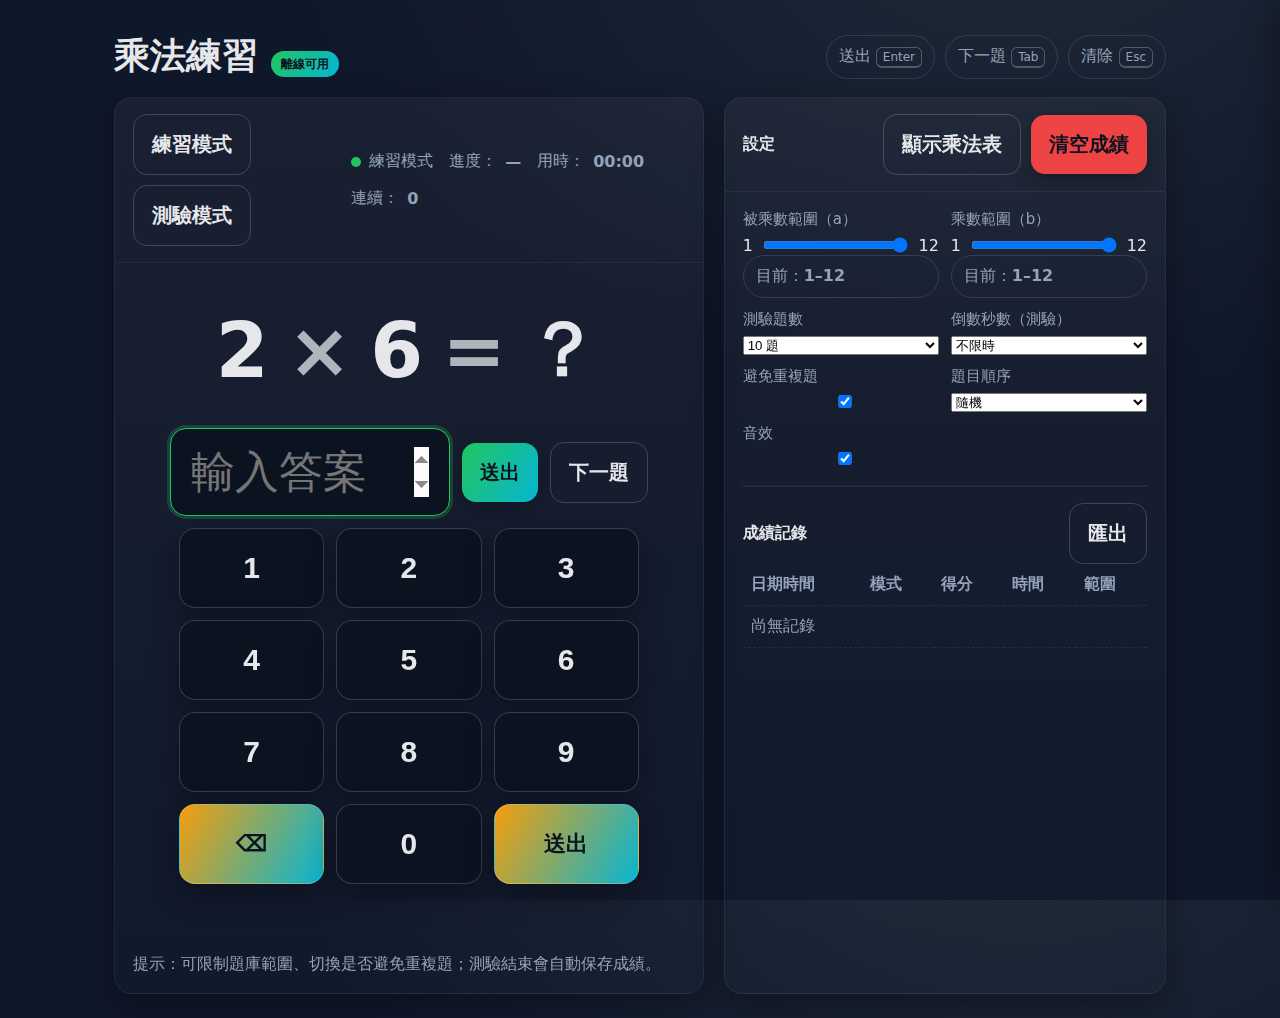
<file: 乘法練習.html>
<!doctype html>
<html lang="zh-Hant">
<head>
  <meta charset="utf-8" />
  <meta name="viewport" content="width=device-width, initial-scale=1" />
  <title>乘法練習 12×12（觸控版）</title>
  <meta name="description" content="單檔離線乘法練習與測驗，觸控數字鍵盤、1–12 範圍、放大回饋與音效、右側白底 Sidebar 乘法表（可縮放/高亮/切換 9×9）。">
  <style>
    :root{
      --bg:#0f172a; --panel:#111827; --muted:#94a3b8; --text:#e5e7eb;
      --accent:#22c55e; --accent2:#06b6d4; --warn:#f59e0b; --danger:#ef4444;
      --shadow:0 10px 30px rgba(0,0,0,.35); --radius:18px;
      --sb-max:640px;          /* Sidebar 最大寬 */
      --sb-width:45vw;         /* Sidebar 預設寬度 */
      --cell-font:16px;        /* 乘法表字型大小（縮放用）*/
      --cell-pad:10px;         /* 乘法表內距（縮放用）*/
    }
    *{box-sizing:border-box}
    html,body{height:100%}
    body{margin:0; font-family: ui-sans-serif, system-ui, -apple-system, Segoe UI, Roboto, Noto Sans, PingFang TC, "Microsoft JhengHei", Helvetica, Arial; background: radial-gradient(1200px 800px at 80% -10%, #1f2937 0%, var(--bg) 60%); color:var(--text); transition: margin .3s ease}
    .container{max-width:1100px; margin:0 auto; padding:24px; transition: margin .3s ease}
    body.with-sidebar .container{ margin-right: min(var(--sb-width), var(--sb-max)); }

    header{display:flex; gap:16px; align-items:center; justify-content:space-between; margin:8px 0 16px}
    h1{font-size: clamp(22px, 3vw, 36px); margin:0}
    .badge{font-size:12px; color:#0b1220; background:linear-gradient(120deg, var(--accent), var(--accent2)); padding:6px 10px; border-radius:999px; font-weight:700}

    .grid{display:grid; grid-template-columns: 1.2fr .9fr; gap:20px}
    @media (max-width: 860px){ .grid{grid-template-columns:1fr} }

    .card{background: linear-gradient(180deg, rgba(255,255,255,.04), rgba(255,255,255,.01)); border:1px solid rgba(255,255,255,.06); border-radius:var(--radius); box-shadow:var(--shadow)}
    .card .head{display:flex; align-items:center; justify-content:space-between; padding:16px 18px; border-bottom:1px solid rgba(255,255,255,.06)}
    .card .body{padding:18px}

    .question{display:flex; align-items:center; justify-content:center; gap:18px; font-size: clamp(36px, 7vw, 76px); font-weight:800; letter-spacing:1px; padding:18px 8px}
    .x{opacity:.75}

    .input-wrap{display:flex; gap:12px; justify-content:center; align-items:center; margin-top:8px; flex-wrap:wrap}
    input[type=number]{width:280px; font-size:44px; padding:18px 20px; border-radius:16px; border:1px solid rgba(255,255,255,.15); background:#0b1220; color:var(--text); outline:none}
    input[type=number]:focus{border-color: var(--accent); box-shadow:0 0 0 3px rgba(34,197,94,.25)}
    button{cursor:pointer; border:0; border-radius:14px; padding:16px 18px; font-size:20px; font-weight:800; color:#0b1220; background:linear-gradient(120deg, var(--accent), var(--accent2)); box-shadow:0 6px 18px rgba(0,0,0,.25)}
    button.ghost{background:transparent; color:var(--text); border:1px solid rgba(255,255,255,.18); box-shadow:none}
    button.warn{background: linear-gradient(120deg, var(--warn), #ec4899)}
    button.danger{background: linear-gradient(120deg, var(--danger), #ef4444)}

    .row{display:flex; gap:10px; align-items:center; flex-wrap:wrap}
    .pill{font-size:16px; padding:10px 12px; border-radius:999px; border:1px solid rgba(255,255,255,.12); color:var(--muted)}

    .status{display:flex; gap:16px; flex-wrap:wrap; align-items:center}
    .status .item{display:flex; gap:8px; align-items:center; font-size:16px; color:var(--muted)}
    .dot{width:10px; height:10px; border-radius:999px; background:var(--accent)}

    .hint{margin-top:12px; font-size:16px; color:var(--muted)}

    /* BIG FEEDBACK */
    .feedback{min-height:44px; font-size:34px; font-weight:900; text-align:center; margin-top:14px}
    .ok{color:#34d399}
    .ng{color:#fb7185}
    .pop{animation: pop .55s ease}
    .shake{animation: shake .6s ease}
    @keyframes pop{ 0%{transform:scale(.7); opacity:.4} 60%{transform:scale(1.2); opacity:1} 100%{transform:scale(1)} }
    @keyframes shake{ 0%,100%{transform:translateX(0)} 20%{transform:translateX(-6px)} 40%{transform:translateX(6px)} 60%{transform:translateX(-4px)} 80%{transform:translateX(4px)} }

    /* celebration overlay */
    .overlay{position:fixed; inset:0; display:none; align-items:center; justify-content:center; pointer-events:none}
    .overlay.show{display:flex}
    .overlay .msg{font-size: clamp(48px, 10vw, 100px); font-weight:900; padding:18px 26px; border-radius:20px; background:rgba(15,23,42,.65); backdrop-filter: blur(4px)}
    .overlay.ok .msg{color:#86efac; border:2px solid rgba(134,239,172,.6)}
    .overlay.ng .msg{color:#fecaca; border:2px solid rgba(254,202,202,.6)}

    .settings{display:grid; grid-template-columns: repeat(2, 1fr); gap:12px}
    @media (max-width:640px){.settings{grid-template-columns:1fr}}
    label{font-size:15px; color:var(--muted); display:block; margin-bottom:6px}
    select, input[type=range], input[type=checkbox]{width:100%}
    .range{display:flex; gap:8px; align-items:center}

    .table{width:100%; border-collapse:collapse; font-size:16px}
    .table th,.table td{padding:10px 8px; border-bottom:1px dashed rgba(255,255,255,.08); text-align:left}
    .table th{color:var(--muted); font-weight:600}
    .empty{color:var(--muted); text-align:center; padding:10px 0}

    .kbd{display:inline-block; padding:2px 6px; border:1px solid rgba(255,255,255,.25); border-bottom-width:2px; border-radius:6px; font-size:12px; color:var(--muted)}

    /* 觸控數字鍵盤 */
    .numpad{display:grid; grid-template-columns: repeat(3, minmax(92px,1fr)); gap:12px; max-width: 460px; margin:12px auto 0}
    .numpad button{min-height:80px; font-size:30px; padding:18px 0; border-radius:16px; border:1px solid rgba(255,255,255,.18); background:#0b1220; color:var(--text); box-shadow: var(--shadow)}
    .numpad button:active{transform: translateY(1px)}
    .numpad button.action{font-size:22px; background:linear-gradient(120deg, var(--warn), var(--accent2)); color:#0b1220}

    /* === Sidebar 乘法表（白底亮色，可縮放/高亮） === */
    #sidebar{position:fixed; top:0; right:0; height:100vh; width:min(var(--sb-width), var(--sb-max)); background:#ffffff; color:#111827; box-shadow: -8px 0 24px rgba(0,0,0,.25); transform: translateX(100%); transition: transform .3s ease; display:flex; flex-direction:column; z-index:50}
    #sidebar.show{transform: translateX(0)}
    #sidebar header{padding:12px 14px; border-bottom:1px solid #e5e7eb; background:#f8fafc; color:#111827; margin:0}
    #sidebar .title{font-size:18px; font-weight:900}
    #sidebar .toolbar{display:flex; gap:8px; align-items:center; flex-wrap:wrap}
    #sidebar .tbtn{background:#111827; color:#fff; border-radius:10px; padding:8px 10px; font-weight:800}
    #sidebar .tbtn.ghost{background:#e5e7eb; color:#111827}
    #sidebar .body{padding:12px; overflow:auto}
    #sidebar .grid{display:grid; grid-template-columns: repeat(12, minmax(52px,1fr)); gap:6px}
    #sidebar .cell{padding:var(--cell-pad); border:1px solid #e5e7eb; border-radius:10px; text-align:center; background:#ffffff; font-weight:800; font-size:var(--cell-font)}
    #sidebar .muted{color:#64748b}
    /* 高亮樣式 */
    #sidebar .cell.hl-strong{background:#fef3c7; border-color:#f59e0b}
    #sidebar .cell.hl-soft{background:#e0f2fe; border-color:#38bdf8}

    @media (max-width: 860px){ :root{ --sb-width: 80vw } #sidebar .grid{grid-template-columns: repeat(6, 1fr)} }
  </style>
</head>
<body>
  <div class="container">
    <header>
      <div class="row">
        <h1>乘法練習 <span class="badge">離線可用</span></h1>
      </div>
      <div class="row" aria-label="keyboard-hints">
        <span class="pill">送出 <span class="kbd">Enter</span></span>
        <span class="pill">下一題 <span class="kbd">Tab</span></span>
        <span class="pill">清除 <span class="kbd">Esc</span></span>
      </div>
    </header>

    <div class="grid">
      <!-- Left: Practice / Quiz Panel -->
      <section class="card" aria-label="quiz-panel">
        <div class="head">
          <div class="row">
            <button id="modePractice" class="ghost" title="練習模式：答對立即換題">練習模式</button>
            <button id="modeQuiz" class="ghost" title="測驗模式：固定題數與倒計時">測驗模式</button>
          </div>
          <div class="status">
            <div class="item"><span class="dot" id="dotMode"></span><span id="modeText">練習模式</span></div>
            <div class="item">進度：<strong id="progress">—</strong></div>
            <div class="item">用時：<strong id="timer">00:00</strong></div>
            <div class="item">連續：<strong id="streak">0</strong></div>
          </div>
        </div>
        <div class="body">
          <div class="question" aria-live="polite">
            <span id="qA">—</span>
            <span class="x">×</span>
            <span id="qB">—</span>
            <span class="x">=</span>
            <span>？</span>
          </div>
          <div class="input-wrap">
            <input id="answer" type="number" inputmode="numeric" placeholder="輸入答案" aria-label="答案" />
            <button id="btnSubmit">送出</button>
            <button id="btnNext" class="ghost" title="跳過或下一題 (Tab)">下一題</button>
          </div>
          <div class="numpad" aria-label="觸控數字鍵盤">
            <button data-key="1">1</button>
            <button data-key="2">2</button>
            <button data-key="3">3</button>
            <button data-key="4">4</button>
            <button data-key="5">5</button>
            <button data-key="6">6</button>
            <button data-key="7">7</button>
            <button data-key="8">8</button>
            <button data-key="9">9</button>
            <button class="action" data-key="back">⌫</button>
            <button data-key="0">0</button>
            <button class="action" data-key="enter">送出</button>
          </div>
          <div id="feedback" class="feedback" aria-live="polite"></div>
          <div class="hint">提示：可限制題庫範圍、切換是否避免重複題；測驗結束會自動保存成績。</div>
        </div>
      </section>

      <!-- Right: Settings & Records -->
      <aside class="card">
        <div class="head">
          <div class="row"><strong>設定</strong></div>
          <div class="row">
            <button id="btnTable" class="ghost" title="在右側顯示乘法表">顯示乘法表</button>
            <button id="btnReset" class="danger" title="清空成績紀錄">清空成績</button>
          </div>
        </div>
        <div class="body">
          <div class="settings">
            <div>
              <label for="rangeA">被乘數範圍（a）</label>
              <div class="range"><span>1</span><input id="rangeA" type="range" min="1" max="12" value="12" /><span>12</span></div>
              <div class="pill">目前：<strong id="showA">1–12</strong></div>
            </div>
            <div>
              <label for="rangeB">乘數範圍（b）</label>
              <div class="range"><span>1</span><input id="rangeB" type="range" min="1" max="12" value="12" /><span>12</span></div>
              <div class="pill">目前：<strong id="showB">1–12</strong></div>
            </div>
            <div>
              <label for="count">測驗題數</label>
              <select id="count">
                <option value="10">10 題</option>
                <option value="20">20 題</option>
                <option value="30">30 題</option>
              </select>
            </div>
            <div>
              <label for="limitTime">倒數秒數（測驗）</label>
              <select id="limitTime">
                <option value="0">不限時</option>
                <option value="60">60 秒</option>
                <option value="120">120 秒</option>
                <option value="180">180 秒</option>
              </select>
            </div>
            <div>
              <label for="avoidDup">避免重複題</label>
              <input id="avoidDup" type="checkbox" checked />
            </div>
            <div>
              <label for="order">題目順序</label>
              <select id="order">
                <option value="random">隨機</option>
                <option value="ascending">小到大</option>
                <option value="descending">大到小</option>
              </select>
            </div>
            <div>
              <label for="sound">音效</label>
              <input id="sound" type="checkbox" checked />
            </div>
          </div>

          <hr style="border-color: rgba(255,255,255,.08); margin:16px 0" />

          <div>
            <div class="row" style="justify-content:space-between; align-items:center">
              <strong>成績記錄</strong>
              <button id="exportBtn" class="ghost" title="匯出 JSON">匯出</button>
            </div>
            <table class="table" aria-label="records">
              <thead>
                <tr><th>日期時間</th><th>模式</th><th>得分</th><th>時間</th><th>範圍</th></tr>
              </thead>
              <tbody id="recordsBody">
                <tr><td class="empty" colspan="5">尚無記錄</td></tr>
              </tbody>
            </table>
          </div>
        </div>
      </aside>
    </div>
  </div>

  <!-- BIG OVERLAY -->
  <div id="overlay" class="overlay"><div class="msg">✔ 答對！</div></div>

  <!-- Sidebar（右側白底乘法表） -->
  <aside id="sidebar" aria-label="乘法表側邊欄">
    <header>
      <div class="row" style="justify-content:space-between; width:100%">
        <div class="title">乘法表 <span class="muted" id="tableTitle">（1–12）可捲動</span></div>
        <div class="toolbar">
          <button id="zoomOut" class="tbtn ghost" title="縮小">–</button>
          <button id="zoomIn" class="tbtn" title="放大">＋</button>
          <button id="fitBtn" class="tbtn ghost" title="適合寬度">適合</button>
          <button id="wideBtn" class="tbtn" title="暫時加寬/還原側欄">加寬</button>
          <button id="toggleSize" class="tbtn ghost" title="在 12×12 與 9×9 之間切換">12×12</button>
          <label class="muted" for="highlightSelect">高亮倍數</label>
          <select id="highlightSelect" class="tbtn ghost" style="color:#111827">
            <option value="0">—</option>
            <option value="1">1</option><option value="2">2</option><option value="3">3</option><option value="4">4</option>
            <option value="5">5</option><option value="6">6</option><option value="7">7</option><option value="8">8</option>
            <option value="9">9</option><option value="10">10</option><option value="11">11</option><option value="12">12</option>
          </select>
          <button id="clearHL" class="tbtn ghost" title="清除高亮">清除</button>
          <button id="closeSidebar" class="tbtn" title="關閉乘法表">關閉</button>
        </div>
      </div>
    </header>
    <div class="body">
      <div id="tableWrap" class="grid"></div>
    </div>
  </aside>

  <script>
  ;(() => {
    const $ = (s) => document.querySelector(s)
    const $$ = (s) => Array.from(document.querySelectorAll(s))

    const els = {
      qA: $('#qA'), qB: $('#qB'), ans: $('#answer'), submit: $('#btnSubmit'), next: $('#btnNext'),
      modePractice: $('#modePractice'), modeQuiz: $('#modeQuiz'), modeText: $('#modeText'), dotMode: $('#dotMode'),
      progress: $('#progress'), timer: $('#timer'), streak: $('#streak'),
      feedback: $('#feedback'), overlay: $('#overlay'),
      rangeA: $('#rangeA'), rangeB: $('#rangeB'), showA: $('#showA'), showB: $('#showB'),
      count: $('#count'), limitTime: $('#limitTime'), avoidDup: $('#avoidDup'), order: $('#order'), sound: $('#sound'),
      tableBtn: $('#btnTable'),
      reset: $('#btnReset'), exportBtn: $('#exportBtn'), recordsBody: $('#recordsBody'),
      sidebar: $('#sidebar'), tableWrap: $('#tableWrap'), closeSidebar: $('#closeSidebar'),
      zoomIn: $('#zoomIn'), zoomOut: $('#zoomOut'), fitBtn: $('#fitBtn'), wideBtn: $('#wideBtn'), toggleSize: $('#toggleSize'),
      tableTitle: $('#tableTitle'), highlightSelect: $('#highlightSelect'), clearHL: $('#clearHL')
    }

    const pad = (n) => String(n).padStart(2, '0')
    const nowStr = () => new Date().toLocaleString()

    const state = {
      mode: 'practice', aMax: 12, bMax: 12, aMin: 1, bMin: 1,
      count: 10, limit: 0, avoidDup: true, order: 'random', sound: true,
      quiz: { total: 0, done: 0, correct: 0, startAt: 0, timeUsed: 0, timer: null },
      pool: [], used: new Set(), cur: {a: 0, b: 0}, streak: 0,
      tableSize: 12, zoom: 1, highlightN: 0,
      audioCtx: null
    }

    /* ===== 乘法表 ===== */
    function renderTable(){
      els.tableWrap.innerHTML = ''
      const n = state.tableSize
      els.tableWrap.style.gridTemplateColumns = `repeat(${n}, minmax(52px,1fr))`
      for(let i = 1; i <= n; i++){
        for(let j = 1; j <= n; j++){
          const cell = document.createElement('div')
          cell.className='cell'
          cell.dataset.i = i; cell.dataset.j = j; cell.dataset.val = (i*j)
          cell.textContent = `${i}×${j}=${i*j}`
          els.tableWrap.appendChild(cell)
        }
      }
      els.toggleSize.textContent = n===12 ? '12×12' : '9×9'
      els.tableTitle.textContent = `（1–${n}）可捲動`
      applyZoom(); applyHighlight(state.highlightN)
    }
    function applyZoom(){
      document.documentElement.style.setProperty('--cell-font', `${16*state.zoom}px`)
      document.documentElement.style.setProperty('--cell-pad', `${10*state.zoom}px`)
    }
    function fitToWidth(){
      const sidebar = els.sidebar.getBoundingClientRect()
      const n = state.tableSize
      const gap = 6 * (n-1)
      const targetCell = Math.max(44, Math.floor((sidebar.width - 24 - gap) / n))
      const newZoom = Math.max(0.6, Math.min(2.2, targetCell / 56))
      state.zoom = newZoom; applyZoom()
    }
    function applyHighlight(n){
      $$('#tableWrap .cell').forEach(cell=> cell.classList.remove('hl-strong','hl-soft'))
      if(!n || n<=0) return
      $$('#tableWrap .cell').forEach(cell=>{
        const i = Number(cell.dataset.i), j = Number(cell.dataset.j), v = Number(cell.dataset.val)
        if(i===n || j===n) cell.classList.add('hl-strong')
        else if(v % n === 0) cell.classList.add('hl-soft')
      })
    }

    /* ===== 題庫與出題 ===== */
    function buildPool(){
      const arr = []
      for(let a = state.aMin; a <= state.aMax; a++){
        for(let b = state.bMin; b <= state.bMax; b++) arr.push([a,b])
      }
      if(state.order === 'ascending') arr.sort((x,y)=> (x[0]*x[1]) - (y[0]*y[1]))
      else if(state.order === 'descending') arr.sort((x,y)=> (y[0]*y[1]) - (x[0]*x[1]))
      else shuffle(arr)
      state.pool = arr; state.used.clear()
    }
    function shuffle(a){ for(let i=a.length-1;i>0;i--){ const j=Math.floor(Math.random()*(i+1)); [a[i],a[j]]=[a[j],a[i]] } return a }

    function pick(){
      if(state.avoidDup && state.used.size >= state.pool.length) state.used.clear()
      let pair
      if(state.order === 'random'){
        let tries = 0
        do{ pair = state.pool[Math.floor(Math.random()*state.pool.length)]; tries++ }while(state.avoidDup && state.used.has(pair.toString()) && tries < 200)
      }else{ const idx = state.used.size % state.pool.length; pair = state.pool[idx] }
      state.used.add(pair.toString()); return pair
    }

    function renderQuestion(){
      const [a,b] = pick(); state.cur={a,b}
      els.qA.textContent = a; els.qB.textContent = b
      els.ans.value=''; els.ans.focus(); els.feedback.textContent=''; els.feedback.className='feedback'
    }

    function startPractice(){ state.mode='practice'; els.modeText.textContent='練習模式'; els.dotMode.style.background = 'var(--accent)'; els.progress.textContent='—'; els.timer.textContent='00:00'; state.streak = 0; els.streak.textContent='0'; renderQuestion() }
    function startQuiz(){ state.mode='quiz'; els.modeText.textContent='測驗模式'; els.dotMode.style.background = 'var(--warn)'; state.quiz = { total: state.count, done: 0, correct: 0, startAt: Date.now(), timeUsed: 0, timer: null }; els.progress.textContent=`0 / ${state.count}`; tickTimer(true); renderQuestion() }

    function tickTimer(start=false){ if(start && state.quiz.timer) clearInterval(state.quiz.timer); if(state.mode!=='quiz') return; const update=()=>{ const t=Math.floor((Date.now()-state.quiz.startAt)/1000); state.quiz.timeUsed=t; const mm=pad(Math.floor(t/60)), ss=pad(t%60); els.timer.textContent=`${mm}:${ss}`; if(state.limit>0 && t>=state.limit){ finishQuiz('時間到！') } }; update(); state.quiz.timer=setInterval(update,500) }

    function splash(ok){ const ov = els.overlay; ov.className = `overlay ${ok?'ok':'ng'} show`; ov.querySelector('.msg').textContent = ok ? '✔ 答對！' : '✘ 再試試！'; setTimeout(()=> ov.classList.remove('show'), 650) }

    // 音效
    function ensureAudio(){ if(!state.audioCtx) state.audioCtx = new (window.AudioContext||window.webkitAudioContext)() }
    function beep(freq, dur, type='sine', gain=0.08, when=0){ const ctx=state.audioCtx; const o=ctx.createOscillator(); const g=ctx.createGain(); o.type=type; o.frequency.value=freq; o.connect(g); g.connect(ctx.destination); const t = ctx.currentTime + when; g.gain.setValueAtTime(0, t); g.gain.linearRampToValueAtTime(gain, t+0.01); g.gain.exponentialRampToValueAtTime(0.0001, t+dur); o.start(t); o.stop(t+dur) }
    function playSound(kind){ if(!state.sound) return; ensureAudio(); if(kind==='ok'){ beep(660,0.12,'sine',0.08,0); beep(880,0.12,'sine',0.08,0.12); beep(1320,0.18,'triangle',0.09,0.24) } else { beep(180,0.3,'sawtooth',0.08,0); beep(140,0.25,'sawtooth',0.06,0.1) } }

    function submit(){ const val = Number(els.ans.value); const {a,b} = state.cur; const ok = (val === a*b); if(ok){ state.streak++; els.streak.textContent = String(state.streak); els.feedback.textContent = '✔ 答對！'; els.feedback.className='feedback ok pop'; splash(true); playSound('ok') } else { state.streak = 0; els.streak.textContent = '0'; els.feedback.textContent = `✘ 正確是 ${a*b}`; els.feedback.className='feedback ng shake'; splash(false); playSound('ng') } if(state.mode==='practice'){ setTimeout(renderQuestion, ok? 500 : 800) } else { state.quiz.done++; if(ok) state.quiz.correct++; els.progress.textContent = `${state.quiz.done} / ${state.quiz.total}`; if(state.quiz.done >= state.quiz.total){ finishQuiz('測驗完成！') } else setTimeout(renderQuestion, ok? 450 : 800) } }

    function finishQuiz(msg){ if(state.quiz.timer) clearInterval(state.quiz.timer); const score = Math.round(100 * state.quiz.correct / Math.max(1,state.quiz.total)); els.feedback.textContent = `${msg} 得分 ${score}（${state.quiz.correct}/${state.quiz.total}）`; els.feedback.className = 'feedback ok'; saveRecord({ time: nowStr(), mode: '測驗', score, used: state.quiz.timeUsed, range: `${state.aMin}-${state.aMax}×${state.bMin}-${state.bMax}` }); renderRecords() }

    /* ===== 成績 ===== */
    const LS_KEY = '乘法成績'
    function readRecords(){ try{ return JSON.parse(localStorage.getItem(LS_KEY) || '[]') }catch(e){ return [] } }
    function saveRecord(rec){ const list = readRecords(); list.unshift(rec); localStorage.setItem(LS_KEY, JSON.stringify(list)) }
    function renderRecords(){ const list = readRecords(); els.recordsBody.innerHTML = ''; if(list.length===0){ const tr=document.createElement('tr'); tr.innerHTML = `<td class="empty" colspan="5">尚無記錄</td>`; els.recordsBody.appendChild(tr); return } for(const r of list.slice(0,50)){ const tr=document.createElement('tr'); const mm=pad(Math.floor(r.used/60)), ss=pad(r.used%60); tr.innerHTML = `<td>${r.time}</td><td>${r.mode}</td><td>${r.score}</td><td>${mm}:${ss}</td><td>${r.range}</td>`; els.recordsBody.appendChild(tr) } }

    function exportJSON(){ const blob=new Blob([localStorage.getItem(LS_KEY)||'[]'],{type:'application/json'}); const url=URL.createObjectURL(blob); const a=document.createElement('a'); a.href=url; a.download=`乘法成績-${Date.now()}.json`; a.click(); URL.revokeObjectURL(url) }

    /* ===== Sidebar ===== */
    function openSidebar(){ document.body.classList.add('with-sidebar'); els.sidebar.classList.add('show'); renderTable(); els.tableBtn.textContent='隱藏乘法表' }
    function closeSidebar(){ document.body.classList.remove('with-sidebar'); els.sidebar.classList.remove('show'); els.tableBtn.textContent='顯示乘法表' }

    /* ===== 事件綁定 ===== */
    els.modePractice.addEventListener('click', startPractice)
    els.modeQuiz.addEventListener('click', startQuiz)
    els.submit.addEventListener('click', submit)
    els.next.addEventListener('click', renderQuestion)
    els.ans.addEventListener('keydown', (e)=>{ if(e.key==='Enter') submit(); else if(e.key==='Escape'){ els.ans.value=''; els.ans.focus() } else if(e.key==='Tab'){ e.preventDefault(); renderQuestion() } })

    // numpad
    $$('.numpad button').forEach(btn=>{ const key = btn.dataset.key; btn.addEventListener('click', ()=>{ if(key==='back'){ els.ans.value = String(els.ans.value).slice(0,-1) } else if(key==='enter'){ submit() } else { els.ans.value = String(els.ans.value || '') + key } els.ans.focus({preventScroll:true}) }) })

    // 設定同步
    function syncRanges(){ state.aMax = Number(els.rangeA.value); state.bMax = Number(els.rangeB.value); state.aMin = 1; state.bMin = 1; els.showA.textContent = `1–${state.aMax}`; els.showB.textContent = `1–${state.bMax}`; buildPool() }
    els.rangeA.addEventListener('input', syncRanges)
    els.rangeB.addEventListener('input', syncRanges)
    els.count.addEventListener('change', ()=> state.count = Number(els.count.value))
    els.limitTime.addEventListener('change', ()=> state.limit = Number(els.limitTime.value))
    els.avoidDup.addEventListener('change', ()=> state.avoidDup = els.avoidDup.checked)
    els.order.addEventListener('change', ()=> { state.order = els.order.value; buildPool() })
    els.sound.addEventListener('change', ()=> state.sound = els.sound.checked)

    // Sidebar 按鈕
    els.tableBtn.addEventListener('click', ()=> els.sidebar.classList.contains('show') ? closeSidebar() : openSidebar())
    els.closeSidebar.addEventListener('click', closeSidebar)
    window.addEventListener('keydown', (e)=>{ if(e.key==='Escape' && els.sidebar.classList.contains('show')) closeSidebar() })
    els.zoomIn.addEventListener('click', ()=>{ state.zoom=Math.min(2.4, state.zoom+0.1); applyZoom() })
    els.zoomOut.addEventListener('click', ()=>{ state.zoom=Math.max(0.6, state.zoom-0.1); applyZoom() })
    els.fitBtn.addEventListener('click', fitToWidth)
    els.wideBtn.addEventListener('click', ()=>{
      const isWide = getComputedStyle(document.documentElement).getPropertyValue('--sb-width').trim()==='50vw'
      document.documentElement.style.setProperty('--sb-width', isWide? '45vw':'50vw')
      els.wideBtn.textContent = isWide? '加寬':'還原'
      fitToWidth()
    })
    els.toggleSize.addEventListener('click', ()=>{ state.tableSize = (state.tableSize===12? 9:12); renderTable(); fitToWidth() })
    els.highlightSelect.addEventListener('change', ()=>{ state.highlightN = Number(els.highlightSelect.value)||0; applyHighlight(state.highlightN) })
    els.clearHL.addEventListener('click', ()=>{ els.highlightSelect.value='0'; state.highlightN=0; applyHighlight(0) })

    // 成績控制
    els.reset.addEventListener('click', ()=>{ if(confirm('確定要清空所有成績記錄？')){ localStorage.removeItem(LS_KEY); renderRecords() } })
    els.exportBtn.addEventListener('click', exportJSON)

    // 初始化（順序很重要）
    buildPool(); renderRecords(); startPractice(); syncRanges()
  })()
  </script>
</body>
</html>
</file>
<file: Mandarin/Hanzi-Quest/styles.css>
:root { color-scheme: light dark; --bg:#fff; --fg:#111; --line:#e5e5e5; }
@media (prefers-color-scheme: dark){ :root{ --bg:#0f172a; --fg:#e5e7eb; --line:#1f2937; } }
*{ box-sizing:border-box }
html,body{ margin:0; background:var(--bg); color:var(--fg); font-family:ui-sans-serif,system-ui,-apple-system,Segoe UI,Roboto,Noto Sans,PingFang TC,"Microsoft JhengHei",Arial; }
.container{ max-width:960px; margin:0 auto; padding:20px; }
.sub{ opacity:.7; margin-top:-6px }
.panel{ border:1px solid var(--line); border-radius:14px; padding:14px; margin:16px 0 }
.row{ display:flex; gap:8px; align-items:center; flex-wrap:wrap; margin:8px 0 }
.board{ position:relative; width:360px; height:360px; border:1px dashed var(--line); border-radius:12px; overflow:hidden }
.board canvas{ width:360px; height:360px; touch-action:none }
.target{ position:absolute; inset:0; display:grid; place-items:center; pointer-events:none; transition:opacity .2s }
.target span{ font-size:140px; opacity:.12; user-select:none }
button,select,textarea{ padding:8px 10px; border-radius:10px; border:1px solid var(--line); background:transparent; color:inherit }
button{ cursor:pointer }
.list{ margin:0; padding-left:18px }

/* 熱點框：只顯示需要修正的區域（紅色半透明） */
.hotbox {
  position:absolute;
  border:2px solid rgba(239,68,68,.9);     /* 紅色邊框 */
  background:rgba(239,68,68,.18);          /* 半透明紅 */
  border-radius:8px;
  pointer-events:none;
  z-index:3;
}
</file>
